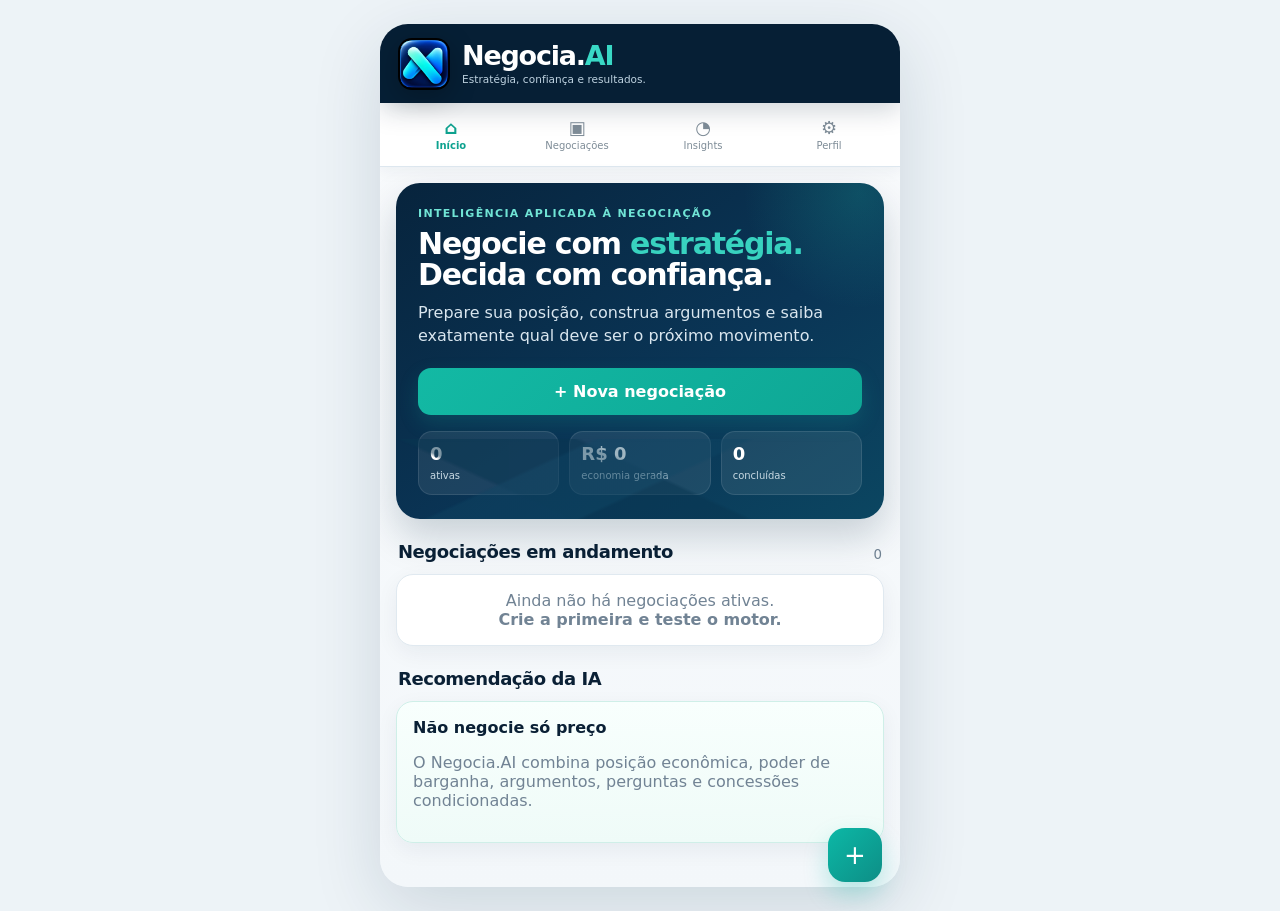
<file: index.html>
<!doctype html>
<html lang="pt-BR">
<head>
<meta charset="utf-8">
<meta name="viewport" content="width=device-width,initial-scale=1,viewport-fit=cover">
<meta name="theme-color" content="#061F35">
<title>Negocia.AI</title>
<link rel="icon" type="image/webp" href="./assets/negocia-icon.webp?v=107">
<link rel="stylesheet" href="./styles-v091.css?v=107">
<link rel="stylesheet" href="./ux-v093.css?v=107">
<link rel="stylesheet" href="./history-detail-v097.css?v=107">
</head>
<body>
<div id="app"></div>
<script src="./brand-v091.js?v=107"></script>
<script src="./app-core-v091.js?v=107"></script>
<script src="./app-strategy-v091.js?v=107"></script>
<script src="./app-engine-v091.js?v=107"></script>
<script src="./app-ui-v091.js?v=107"></script>
<script src="./commercial-structure-v092.js?v=107"></script>
<script src="./ux-tone-v093.js?v=107"></script>
<script src="./robust-v094.js?v=107"></script>
<script src="./robust-v0941.js?v=107"></script>
<script src="./materials-v095.js?v=107"></script>
<script src="./status-history-v096.js?v=107"></script>
<script src="./history-detail-v097.js?v=107"></script>
<script src="./context-engine-v101.js?v=107"></script>
<script src="./closure-guard-v106.js?v=107"></script>
</body>
</html>
</file>
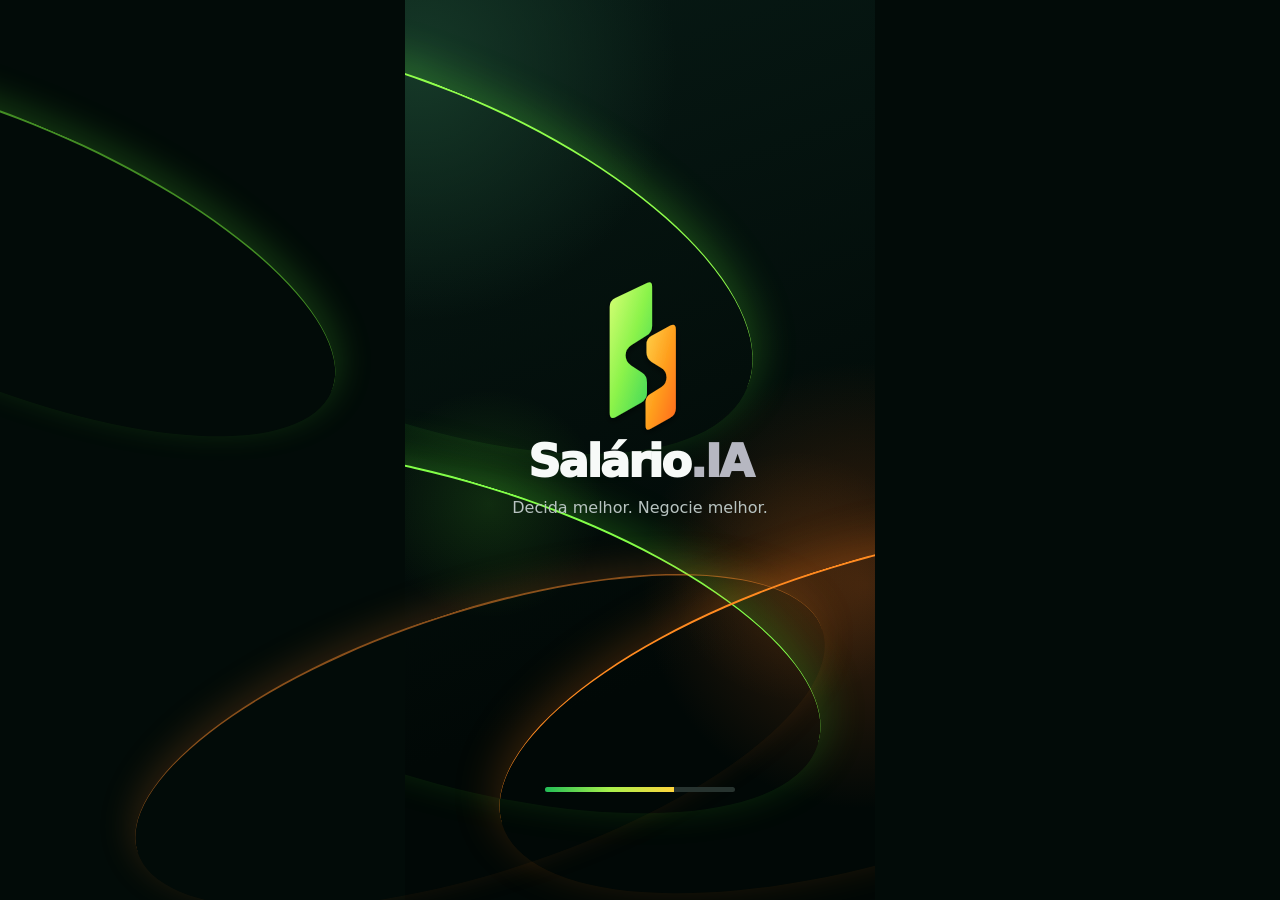
<file: salario-ia/index.html>
<!doctype html><html lang="pt-BR"><head><meta charset="utf-8"><meta name="viewport" content="width=device-width,initial-scale=1,viewport-fit=cover"><meta name="theme-color" content="#03130f"><title>Salário.IA</title><style>
*{box-sizing:border-box}html,body{margin:0;background:#03130f;color:#f7faf8;font-family:Inter,system-ui,-apple-system,"Segoe UI",sans-serif}.screen{display:none;min-height:100vh}.screen.on{display:block}.splash{position:relative;overflow:hidden;background:radial-gradient(circle at 8% 20%,#123d28 0,transparent 32%),radial-gradient(circle at 88% 76%,#4b2810 0,transparent 27%),linear-gradient(160deg,#071d16,#020b08 68%,#07130f);align-items:center;justify-content:center}.splash.on{display:flex}.splash:before,.splash:after{content:"";position:absolute;width:720px;height:260px;border-radius:50%;border-top:2px solid #7cff3d88;box-shadow:0 -10px 35px #66ff3930;transform:rotate(23deg);left:-360px;top:120px}.splash:after{border-color:#ff8b2c88;box-shadow:0 -10px 35px #ff812b2c;left:120px;top:610px;transform:rotate(-18deg)}.home{justify-content:center;background:#03130f}.home.on{display:flex}.hw{position:relative;width:min(100vw,430px);min-height:100vh;padding:24px 16px 28px;overflow:hidden;background:radial-gradient(circle at 8% 7%,#244e2b 0,transparent 25%),radial-gradient(circle at 95% 62%,#4a2810 0,transparent 24%),linear-gradient(155deg,#081d17,#020b08 72%)}.hw:before,.hw:after{content:"";position:absolute;width:620px;height:220px;border-radius:50%;border-top:1px solid #8aff4b5c;transform:rotate(21deg);left:-330px;top:75px}.hw:after{border-color:#ff8a2b55;left:110px;top:580px;transform:rotate(-16deg)}.sinner,.hinner{position:relative;z-index:2;text-align:center}.mark{width:76px;height:96px;margin:0 auto 2px;filter:drop-shadow(0 0 14px #7aff3b24)}.splash .mark{width:116px;height:145px}.sbrand{font-size:42px;font-weight:950;letter-spacing:-2px}.sbrand span,.hbrand span{color:#b6b7c4}.stag{color:#a9b8b3;font-size:14px;margin-top:8px}.load{width:180px;height:4px;border-radius:99px;background:#22302c;margin:92px auto 0;overflow:hidden}.load i{display:block;width:68%;height:100%;background:linear-gradient(90deg,#72ef4c,#e5db46,#ff8a28)}.htop{display:grid;grid-template-columns:1fr 1fr;align-items:start}.hbrand{font-size:24px;font-weight:950;letter-spacing:-1px;text-align:center}.motto{text-align:left;justify-self:end;color:#aeb9b6;font-size:8px;letter-spacing:3px;line-height:1.75;text-transform:uppercase;margin-top:18px}.motto:after{content:"";display:block;width:28px;height:2px;margin-top:7px;background:linear-gradient(90deg,#8cff4d,#ff8a28)}.heroT{font-size:43px;line-height:1.02;font-weight:950;letter-spacing:-2px;margin:28px 0 8px}.heroS{color:#b5c0bd;font-size:15px;line-height:1.45;margin:0 auto 22px;max-width:350px}.choose{display:grid;grid-template-columns:1fr 1fr;gap:10px}.choice{position:relative;text-align:left;min-height:248px;padding:20px 16px 16px;border-radius:22px;background:linear-gradient(145deg,#0a211af5,#04100df7);display:flex;flex-direction:column}.choice.pj{border:1px solid #69df45;box-shadow:inset 0 0 28px #62ff2c12,0 0 18px #4dff2620}.choice.clt{border:1px solid #e87928;box-shadow:inset 0 0 28px #ff842013,0 0 18px #ff7c1e18}.ico{width:46px;height:46px;border-radius:12px;display:grid;place-items:center;font-size:26px;margin-bottom:15px}.pj .ico{color:#8df05b;border:1px solid #72df4d;background:#16341e}.clt .ico{color:#ff923d;border:1px solid #dc722b;background:#302014}.choice h3{font-size:26px;margin:0 0 9px}.choice h3 b{color:#8ff057}.clt h3 b{color:#ff943c}.choice p{font-size:13px;color:#b7c1be;line-height:1.42;margin:0 0 14px}.go{margin-top:auto;border:0;border-radius:14px;padding:13px 8px;font-weight:950;font-size:13px;color:#07100c}.pj .go{background:linear-gradient(90deg,#86ec4d,#b4ff66)}.clt .go{background:linear-gradient(90deg,#ff8a31,#ffb34e)}.probox{position:relative;text-align:left;margin-top:11px;padding:17px 16px;border:1px solid #d6a72e;border-radius:22px;background:radial-gradient(circle at 92% 65%,#ffc43b33,transparent 28%),linear-gradient(145deg,#2b230bf2,#07110df7);box-shadow:0 0 20px #ffc12d16}.protitle{font-size:25px;font-weight:950;margin-left:52px}.protitle b{color:#f5c64b}.lock{position:absolute;left:16px;top:16px;width:42px;height:42px;border:1px solid #9c7927;border-radius:12px;display:grid;place-items:center;color:#ffd04f;background:#392d0f}.probox p{color:#c5cbc8;font-size:13px;line-height:1.45;margin:6px 0 13px 52px}.progo{width:100%;border:0;border-radius:14px;padding:13px;background:linear-gradient(90deg,#ffe269,#d7a934);font-weight:950}.tip{margin-top:11px;border:1px solid #1e3932;border-radius:18px;padding:13px 15px;color:#aeb9b5;font-size:11px;line-height:1.45;background:#0a1b17d9;text-align:center}
.app,.res{max-width:520px;margin:auto;min-height:100vh;padding:18px 16px 36px;background:radial-gradient(circle at 8% 0%,#55ff441c,transparent 28%),radial-gradient(circle at 95% 55%,#ff8b2219,transparent 30%),linear-gradient(#061913,#020b08)}.top{display:flex;align-items:center;gap:12px;margin-bottom:18px}.back{width:42px;height:42px;border-radius:50%;border:1px solid #214036;background:#0a211a;color:#fff;font-size:23px}.brand{font-weight:950;font-size:20px}.eye{text-align:center;text-transform:uppercase;letter-spacing:4px;font-size:10px;color:#9aa9a4}.ttl{text-align:center;font-size:33px;line-height:1.03;margin:8px 0;font-weight:950;letter-spacing:-1px}.sub{text-align:center;color:#acbbb6;line-height:1.4;margin:0 auto 20px}.card{border:1px solid #1d4034;border-radius:22px;padding:18px;background:linear-gradient(145deg,#0a211bfa,#04120efa);box-shadow:0 18px 50px #0007}.grid{display:grid;grid-template-columns:1fr 1fr;gap:11px}.f{margin-bottom:11px}.f.full{grid-column:1/-1}.f label{display:block;color:#9db0aa;font-size:10px;letter-spacing:.8px;text-transform:uppercase;margin-bottom:6px}.f input{width:100%;padding:13px;border-radius:12px;border:1px solid #29483d;background:#061914;color:#fff;font-size:16px}.calc{width:100%;border:0;border-radius:14px;padding:15px;font-size:16px;font-weight:900;color:#07100c}.calc.pj{background:linear-gradient(90deg,#5ce36e,#b7ff5b)}.calc.clt{background:linear-gradient(90deg,#ff7c20,#ffb33f)}.hide{display:none!important}
.res{position:relative;overflow:hidden}.res:before,.res:after{content:"";position:absolute;width:620px;height:170px;border-radius:50%;border-top:1px solid #7eff4b55;transform:rotate(18deg);left:-280px;top:80px}.res:after{border-color:#ff942347;left:80px;top:690px;transform:rotate(-16deg)}.rtop{position:relative;z-index:2;display:grid;grid-template-columns:44px 1fr 44px;align-items:center}.rbrand{text-align:center;font-size:18px;font-weight:950}.rbrand b{color:#8dfb4f}.rbrand i{color:#ff9027;font-style:normal}.rttl{position:relative;z-index:1;text-align:center;font-size:34px;line-height:1.02;margin:25px 0 5px;font-weight:950}.rsub{position:relative;z-index:1;text-align:center;color:#aab9b4;margin:0 auto 20px;max-width:390px}.hero{position:relative;z-index:1;border:1px solid #e2aa29;border-radius:22px;padding:18px;background:radial-gradient(circle at 90% 25%,#ffc4373d,transparent 32%),linear-gradient(135deg,#49370873,#0a1410f5);box-shadow:0 0 28px #ffb82029}.hk{font-size:14px;font-weight:800}.hv{font-size:36px;font-weight:950;letter-spacing:-1.5px;color:#ffd54f;margin:3px 0 7px;text-shadow:0 0 18px #f3b51d55}.hd{font-size:13px;color:#b8c1be;line-height:1.45}.metrics{position:relative;z-index:1;display:grid;grid-template-columns:1fr 1fr;gap:10px;margin-top:10px}.m{min-height:116px;border:1px solid #173c30;border-radius:18px;padding:14px;background:linear-gradient(145deg,#06231bf5,#04110ef5)}.m.or{border-color:#553414;background:linear-gradient(145deg,#2b190af5,#07110ef5)}.mk{font-size:12px;color:#aab7b3}.mv{font-size:20px;font-weight:950;margin:4px 0}.g{color:#7cf36b}.o{color:#ff9a3e}.md{font-size:11px;color:#84938e;line-height:1.35}.score{position:relative;z-index:1;margin-top:10px;border:1px solid #247a39;border-radius:18px;padding:15px;background:radial-gradient(circle at 10% 50%,#52ff472e,transparent 26%),linear-gradient(135deg,#06351d,#082317);display:grid;grid-template-columns:54px 1fr auto;gap:12px;align-items:center}.check{width:48px;height:48px;border-radius:50%;display:grid;place-items:center;border:3px solid #65e95a;box-shadow:0 0 18px #5dff5655;color:#7dff6c;font-size:26px;font-weight:900}.sk{font-size:11px;color:#a9b7b1}.sv{font-size:23px;font-weight:950;color:#7df76c}.sd{font-size:11px;color:#a5b2ad;line-height:1.35;margin-top:3px}.pct{padding:6px 10px;border-radius:999px;border:1px solid #2e9a43;color:#7df76c;background:#0a351b;font-weight:900}.premium{position:relative;z-index:1;width:100%;border:0;border-radius:15px;padding:16px;margin-top:12px;background:linear-gradient(100deg,#ffe36b,#e5ad2e);color:#141006;font-size:15px;font-weight:950;box-shadow:0 5px 24px #f7c63e22}.fine{position:relative;z-index:1;text-align:center;color:#70807a;font-size:10px;line-height:1.4;margin:9px 16px}@media(max-width:420px){.grid{grid-template-columns:1fr}.f.full{grid-column:auto}.hv{font-size:32px}.score{grid-template-columns:48px 1fr}.pct{grid-column:2;justify-self:start}}

.premiumPage{max-width:520px;margin:auto;min-height:100vh;padding:18px 16px 40px;position:relative;overflow:hidden;background:radial-gradient(circle at 0 8%,#6cff3f24,transparent 28%),radial-gradient(circle at 100% 65%,#ff9a2424,transparent 32%),linear-gradient(155deg,#08251a,#020b08 68%)}.premiumPage:before{content:"";position:absolute;width:700px;height:240px;border-radius:50%;border-top:1px solid #9bff595f;box-shadow:0 -14px 45px #68ff3423;left:-380px;top:80px;transform:rotate(20deg)}.phead,.pbody{position:relative;z-index:2}.phead{display:grid;grid-template-columns:44px 1fr 44px;align-items:center}.plogo{text-align:center;font-size:18px;font-weight:950}.plogo .dot{display:inline-block;width:10px;height:18px;border-radius:4px 0 0 4px;background:#74ed4a;margin-right:3px}.plogo .dot.o{border-radius:0 4px 4px 0;background:#ff8c24;margin:0 5px 0 0}.goldEye{text-align:center;text-transform:uppercase;letter-spacing:3px;color:#dcb43e;font-size:10px;margin-top:24px}.ptitle{text-align:center;font-size:35px;line-height:1.02;letter-spacing:-1.5px;margin:8px 0 8px;font-weight:950}.psub{text-align:center;color:#afbbb7;font-size:13px;line-height:1.45;margin:0 auto 18px;max-width:390px}.pCard{border:1px solid #755b1f;border-radius:22px;padding:17px;background:radial-gradient(circle at 90% 0,#ffc33125,transparent 32%),linear-gradient(145deg,#201b0bf5,#06120ef5);box-shadow:0 0 28px #ffc32c13;margin-bottom:11px}.pCard label{display:block;color:#c9d0cd;font-size:11px;margin:0 0 6px}.pInput{width:100%;border:1px solid #5f5129;background:#07150f;color:#fff;border-radius:13px;padding:14px;font-size:18px;font-weight:800;margin-bottom:12px}.pAnalyze{width:100%;border:0;border-radius:14px;padding:15px;background:linear-gradient(90deg,#ffe56d,#d6a72d);font-size:15px;font-weight:950;color:#151006}.pSummary{display:none}.pSummary.on{display:block}.pHero{border:1px solid #d2a22b;border-radius:20px;padding:17px;background:radial-gradient(circle at 92% 30%,#ffc53435,transparent 32%),linear-gradient(135deg,#3a2c09aa,#07120f);margin-bottom:10px}.pHero small{color:#c8c5ad}.pHero strong{display:block;color:#ffdb55;font-size:31px;margin:4px 0}.scenarios{display:grid;grid-template-columns:repeat(3,1fr);gap:8px}.scenario{border:1px solid #31513e;border-radius:16px;padding:12px 8px;background:#071a14;text-align:center}.scenario.target{border-color:#cba12f;background:#251f0d}.scenario small{display:block;color:#96a49f;font-size:9px;text-transform:uppercase;letter-spacing:.6px}.scenario strong{display:block;font-size:17px;margin-top:5px}.scenario.target strong{color:#ffd54f}.decision{margin-top:10px;border:1px solid #28763c;border-radius:18px;padding:14px;background:linear-gradient(135deg,#07351e,#071c14)}.decision b{font-size:20px;color:#7df26d}.decision p{font-size:12px;color:#a9b5b1;line-height:1.4;margin:5px 0 0}.counter{width:100%;border:1px solid #e0ad2c;border-radius:14px;padding:14px;margin-top:10px;background:#0c1812;color:#f5cc55;font-weight:900}.counterText{display:none;margin-top:10px;border:1px solid #385045;border-radius:16px;padding:14px;background:#07150f;color:#d4ddda;font-size:13px;line-height:1.5}.counterText.on{display:block}.res,.app{background:radial-gradient(circle at 5% 4%,#68ff4025,transparent 29%),radial-gradient(circle at 96% 58%,#ff8b2221,transparent 30%),linear-gradient(#072019,#020b08)!important}.hero{box-shadow:0 0 38px #ffb82038!important}.score{box-shadow:0 0 25px #55ff3922}.premium{box-shadow:0 0 28px #f7c63e35!important}

.approvedHome{position:relative;width:min(100vw,430px);height:840px;margin:auto;overflow:hidden;background:radial-gradient(ellipse at 1% 4%,#234b2a 0,transparent 25%),radial-gradient(ellipse at 94% 63%,#3b260c 0,transparent 28%),linear-gradient(155deg,#071b15 0%,#020b08 62%,#061411 100%);box-shadow:0 0 90px #000 inset}.approvedHome:before{content:"";position:absolute;width:610px;height:210px;left:-340px;top:18px;border-radius:50%;border-top:1px solid #9fff4e73;transform:rotate(22deg);box-shadow:0 -13px 38px #71ff3b1c}.approvedHome:after{content:"";position:absolute;width:600px;height:190px;right:-330px;top:98px;border-radius:50%;border-top:1px solid #62e46b3d;transform:rotate(-18deg)}
.homeBrand{position:absolute;z-index:3;top:14px;left:50%;transform:translateX(-50%);width:150px;text-align:center}.homeBrand .approvedMark{width:54px;height:92px;display:block;margin:0 auto}.approvedWord{font-size:27px;line-height:1;font-weight:950;letter-spacing:-1.5px;text-shadow:0 2px 5px #000}.approvedWord span{color:#b7b6c0}.approvedMotto{position:absolute;z-index:3;top:25px;right:18px;color:#c3cccf;font-size:8px;line-height:1.75;letter-spacing:3px;text-align:left}.approvedMotto i{display:block;width:24px;height:2px;margin-top:9px;background:linear-gradient(90deg,#87ff4c 0 55%,#ff8b24 55%)}
.approvedHero{position:absolute;z-index:3;top:163px;width:100%;text-align:center;font-size:44px;line-height:1.02;font-weight:950;letter-spacing:-2px;text-shadow:0 3px 8px #000}.approvedSub{position:absolute;z-index:3;top:253px;width:100%;text-align:center;color:#c1cbd0;font-size:17px;line-height:1.35}
.approvedCards{position:absolute;z-index:3;top:311px;left:9px;right:9px;height:239px;display:grid;grid-template-columns:1fr 1fr;gap:11px}.approvedChoice{position:relative;border-radius:22px;text-align:left;padding:22px 24px 14px;color:#fff;background:#06120f;overflow:hidden;font-family:inherit}.pjCard{border:1px solid #7ff04c;background:radial-gradient(circle at 8% 15%,#5cff3128,transparent 37%),linear-gradient(145deg,#092118,#04100d)}.cltCard{border:1px solid #e47b27;background:radial-gradient(circle at 93% 12%,#ff81251c,transparent 40%),linear-gradient(145deg,#1d1209,#06100d)}
.choiceIcon{width:39px;height:39px;margin-bottom:14px}.pjCard .choiceIcon{color:#91f355;filter:drop-shadow(0 0 8px #79ff4b55)}.cltCard .choiceIcon{color:#ff8d35;filter:drop-shadow(0 0 8px #ff812c44)}.approvedChoice .arr{position:absolute;right:18px;top:29px;font-size:35px;color:#d6dcda;font-weight:300}.approvedChoice h3{font-size:25px;margin:0 0 10px;letter-spacing:-1px}.pjCard h3 b{color:#9af15a}.cltCard h3 b{color:#ff943b}.approvedChoice p{margin:0;color:#d3d9d7;font-size:13.5px;line-height:1.38}.approvedGo{position:absolute;left:13px;right:13px;bottom:14px;height:44px;border-radius:18px;display:flex;align-items:center;justify-content:center;color:#081008;font-size:14px;font-weight:950}.pjCard .approvedGo{background:linear-gradient(90deg,#8bea4d,#b7ff66);box-shadow:0 0 16px #80ff3e25}.cltCard .approvedGo{background:linear-gradient(90deg,#ff8b30,#ffb24d);box-shadow:0 0 16px #ff842b22}.approvedGo b{font-size:22px;margin-left:10px}
.approvedPremium{position:absolute;z-index:3;top:561px;left:9px;right:9px;height:187px;border:1px solid #d5ad36;border-radius:22px;text-align:left;color:#fff;padding:20px 82px 14px;background:radial-gradient(circle at 88% 63%,#ffd44725,transparent 31%),linear-gradient(145deg,#2b250e,#07110e 72%);font-family:inherit;overflow:hidden;box-shadow:0 0 20px #ffc62b18}.approvedPremium h3{font-size:24px;margin:0 0 8px;letter-spacing:-.7px}.approvedPremium h3 b{color:#f3c54c}.approvedPremium p{font-size:13px;line-height:1.42;color:#d5dad8;margin:0}.lockBox{position:absolute;left:18px;top:20px;width:46px;height:46px;border:1px solid #8d6f25;border-radius:13px;background:#30260d;display:grid;place-items:center;color:#ffd759;font-size:23px;box-shadow:0 0 14px #ffd23e18}.parr{position:absolute;right:20px;top:18px;font-size:36px;color:#ddd}.bars{position:absolute;right:28px;bottom:49px;color:#f4d15d99;font-size:29px;letter-spacing:1px;text-shadow:0 0 13px #ffd444}.approvedPremiumGo{position:absolute;left:13px;right:13px;bottom:13px;height:45px;border-radius:18px;background:linear-gradient(90deg,#ffe06a,#d7ad38);display:flex;align-items:center;justify-content:center;color:#0e0c06;font-size:15px;font-weight:950}.approvedPremiumGo b{font-size:22px;margin-left:10px}
.approvedTip{position:absolute;z-index:3;left:12px;right:12px;top:761px;height:65px;border:1px solid #28413a;border-radius:20px;background:#0b1a17e8;display:flex;align-items:center;color:#c6d0cd;font-size:12px;line-height:1.42;padding:0 18px}.approvedTip .bulb{font-size:24px;color:#cbd6d3}.approvedTip i{height:32px;width:1px;background:#385049;margin:0 17px}.splash .approvedMark{width:112px!important;height:156px!important}</style><style id="mockupV2">
.splash{background:#020b08!important}.splashArt{position:relative;width:min(100vw,470px);height:100vh;min-height:760px;margin:auto;overflow:hidden;background:radial-gradient(circle at 3% 7%,#163928 0,transparent 27%),radial-gradient(circle at 98% 65%,#3b210d 0,transparent 30%),linear-gradient(160deg,#071914,#010806 72%)}.splashArt:before{content:"";position:absolute;inset:0;background:radial-gradient(circle at 18% 56%,#69ff3620,transparent 18%),radial-gradient(circle at 83% 64%,#ff851c1e,transparent 18%)}.wave{position:absolute;border-radius:50%;pointer-events:none}.w1{width:760px;height:330px;left:-390px;top:80px;border-top:2px solid #8fff4b;box-shadow:0 -12px 40px #61ff363d;transform:rotate(22deg)}.w2{width:780px;height:300px;left:-350px;top:480px;border-top:2px solid #82ff48;box-shadow:0 -12px 44px #58ff3438;transform:rotate(17deg)}.w3{width:780px;height:300px;left:80px;top:560px;border-top:2px solid #ff8a20;box-shadow:0 -12px 44px #ff7a1836;transform:rotate(-17deg)}.splashCenter{position:absolute;z-index:2;top:31%;left:0;right:0;text-align:center}.splashCenter .approvedMark{width:118px;height:165px}.splashBrand{font-size:45px;font-weight:950;letter-spacing:-2.2px;line-height:1}.splashBrand span{color:#b6b7c1}.splashTag{margin-top:14px;font-size:16px;color:#b8c3c1}.splashLoad{position:absolute;z-index:2;left:50%;bottom:12%;transform:translateX(-50%);width:190px;height:5px;border-radius:10px;background:#27332f;overflow:hidden}.splashLoad i{display:block;width:68%;height:100%;background:linear-gradient(90deg,#22bd56,#a8f14c,#ffd53d)}
.mockResult,.mockPremium{position:relative;width:min(100vw,470px);min-height:100vh;margin:auto;overflow:hidden;background:radial-gradient(circle at 5% 3%,#173a29 0,transparent 25%),radial-gradient(circle at 96% 70%,#2e1c0c 0,transparent 28%),linear-gradient(160deg,#061813,#010806 72%);padding:24px 18px 30px}.mockResult:before,.mockPremium:before{content:"";position:absolute;width:680px;height:230px;left:-330px;top:55px;border-radius:50%;border-top:1px solid #83ff4b75;transform:rotate(20deg);box-shadow:0 -8px 30px #70ff3d1b}.mockBack{position:relative;z-index:3;width:46px;height:46px;border-radius:50%;border:1px solid #29453c;background:#10231eaa;color:#fff;font-size:25px}.resultTop{position:relative;z-index:2;display:grid;grid-template-columns:50px 1fr 50px;align-items:center}.resultLogo,.premiumLogo{display:flex;align-items:center;justify-content:center;gap:7px}.resultLogo .approvedMark{width:31px;height:45px}.resultLogo b,.premiumLogo b{font-size:19px}.resultLogo span,.premiumLogo span{color:#b7b7c0}.resultEye{position:relative;z-index:2;text-align:center;margin-top:18px;color:#c5d0cf;font-size:10px;letter-spacing:4px}.resultEye:after{content:"";display:block;width:26px;height:2px;margin:8px auto 0;background:linear-gradient(90deg,#75f04d 0 50%,#ff8525 50%)}.mockResult>h1{position:relative;z-index:2;text-align:center;font-size:37px;line-height:1.02;letter-spacing:-1.5px;margin:14px 0 8px}.resultSub{position:relative;z-index:2;text-align:center;color:#b6c1c5;font-size:16px;line-height:1.35;margin:0 auto 18px;max-width:390px}
.equivCard{position:relative;z-index:2;min-height:190px;border:1.5px solid #f0be31;border-radius:22px;padding:20px 68px 18px 76px;background:radial-gradient(circle at 88% 25%,#ffc93e45,transparent 28%),linear-gradient(135deg,#332709b5,#07100df5);box-shadow:inset 0 0 34px #ffbf2720,0 0 25px #ffc02b1d}.walletIcon{position:absolute;left:18px;top:21px;width:56px;height:56px;border:1px solid #80631d;border-radius:50%;display:grid;place-items:center;background:#29220d;color:#ffd94c;font-size:26px}.equivLabel{font-size:15px;font-weight:800}.equivValue{color:#ffd75a;font-size:36px;font-weight:950;letter-spacing:-1.7px;margin:5px 0 9px;text-shadow:0 0 16px #ffc52b55}.equivDesc{color:#bdc5c4;font-size:13px;line-height:1.45}.goldBars,.insightBars{position:absolute;right:18px;bottom:28px;display:flex;align-items:flex-end;gap:5px}.goldBars i,.insightBars i{display:block;width:10px;border-radius:4px 4px 0 0;background:linear-gradient(#ffe96e,#665321);box-shadow:0 0 12px #ffd73d55}.goldBars i:nth-child(1),.insightBars i:nth-child(1){height:22px}.goldBars i:nth-child(2),.insightBars i:nth-child(2){height:35px}.goldBars i:nth-child(3),.insightBars i:nth-child(3){height:49px}.goldBars i:nth-child(4),.insightBars i:nth-child(4){height:63px}.goldBars i:nth-child(5),.insightBars i:nth-child(5){height:79px}
.metricGrid{position:relative;z-index:2;display:grid;grid-template-columns:1fr 1fr;gap:9px;margin-top:10px}.metricCard{position:relative;min-height:128px;border-radius:18px;padding:17px 13px 12px 70px;background:#071511e8;border:1px solid #29423a}.metricIcon{position:absolute;left:13px;top:16px;width:47px;height:47px;border-radius:14px;display:grid;place-items:center;font-size:22px}.metricCard .mk{font-size:13px;color:#eef3f1}.metricCard .mv{font-size:20px;font-weight:950;margin-top:5px}.metricCard .md{position:absolute;left:13px;right:10px;bottom:13px;font-size:11px;color:#aeb9b6;line-height:1.35}.greenM{border-color:#17633c}.greenM .metricIcon{color:#75f266;border:1px solid #237845;background:#0a321d}.greenM .mv{color:#7cf36b}.orangeM{border-color:#653713}.orangeM .metricIcon{color:#ff9a38;border:1px solid #8a4916;background:#301b0c}.orangeM .mv{color:#ff9637}.slateM .metricIcon{color:#cbd0e4;border:1px solid #4d5367;background:#1b202c}.goldM .metricIcon{color:#eee5c5;border:1px solid #6b6042;background:#29251b}
.cltBreakdown{position:relative;z-index:2;margin-top:12px;border:1px solid #315342;border-radius:20px;background:linear-gradient(160deg,#10241b,#07120f);padding:19px 16px 16px}.cltBreakdownHead{display:flex;align-items:center;justify-content:space-between;gap:12px;margin-bottom:15px}.cltBreakdownEyebrow{font-size:10px;letter-spacing:1.4px;color:#80db91;font-weight:800}.cltBreakdown h2{font-size:20px;line-height:1.15;letter-spacing:-.5px;margin:5px 0 0;color:#f2f8f3}.cltBreakdownTag{border:1px solid #376d4b;border-radius:30px;padding:6px 10px;color:#a4e8b0;font-size:11px}.cltBreakdownRows{display:grid;gap:0}.cltBreakdownRow{display:flex;align-items:baseline;justify-content:space-between;gap:12px;padding:11px 0;border-bottom:1px solid #2b4136;font-size:12px;color:#b9c9c0}.cltBreakdownRow span{flex:1;line-height:1.35}.cltBreakdownRow strong{white-space:nowrap;font-size:14px;color:#edf7ef}.cltBreakdownTotal{border:0;padding:15px 0 8px;color:#c5f6d2;font-weight:800}.cltBreakdownTotal strong{font-size:19px;color:#77ed86}.cltFgts{border:1px solid #795122;background:#2b1d0c85;border-radius:13px;padding:13px;margin-top:12px}.cltFgts>div{display:flex;justify-content:space-between;align-items:baseline;gap:10px;font-size:12px;color:#ffd0a1}.cltFgts strong{font-size:16px;color:#ffa349;white-space:nowrap}.cltFgts p,.cltBreakdownNote{font-size:11px;line-height:1.5;color:#b8c4bc;margin:8px 0 0}.cltBreakdownNote{margin-top:13px}.proposalScore{position:relative;z-index:2;margin-top:10px;min-height:126px;border:1px solid #24783b;border-radius:20px;background:radial-gradient(circle at 10% 50%,#53ff4930,transparent 24%),linear-gradient(135deg,#07331e,#061b13);display:grid;grid-template-columns:72px 1fr auto;align-items:center;gap:10px;padding:14px 15px}.scoreRing{width:66px;height:66px;border-radius:50%;display:grid;place-items:center;border:6px solid #52b83f;box-shadow:inset 0 0 0 5px #173f20,0 0 18px #68ff4c45;background:#164a24}.scoreRing span{font-size:35px;color:#8cff6d;font-weight:950}.proposalScore .sv{font-size:25px;color:#7cf26b;font-weight:950}.proposalScore .sd{font-size:12px;color:#b9c3bf;margin-top:5px}.proposalScore .pct{align-self:start;margin-top:12px}.premiumCta{position:relative;z-index:2;width:100%;height:60px;margin-top:12px;border:0;border-radius:22px;background:linear-gradient(100deg,#ffe477,#d9aa37);color:#171106;font-size:16px}.premiumCta b{margin:0 14px}.resultFine{position:relative;z-index:2;text-align:center;color:#a2afab;font-size:10.5px;line-height:1.35;margin-top:10px}
.mockPremium{padding-top:25px}.premiumTop{position:relative;z-index:2;display:grid;grid-template-columns:48px 1fr 95px;align-items:start}.premiumLogo{flex-direction:column;gap:0}.premiumLogo .approvedMark{width:48px;height:66px}.premiumLogo b{font-size:18px;margin-top:-4px}.premiumMotto{font-size:7.5px;letter-spacing:3px;line-height:1.75;color:#c1ccca;padding-top:8px}.premiumMotto i{display:block;width:27px;height:2px;background:linear-gradient(90deg,#8fff4c 0 55%,#ff8a24 55%);margin-top:8px}.premiumTitleRow{position:relative;z-index:2;display:grid;grid-template-columns:70px 1fr;gap:13px;align-items:center;margin:12px 5px 18px}.premiumLock{width:60px;height:60px;border-radius:16px;border:1px solid #d2a62e;background:#28220e;display:grid;place-items:center;color:#ffda54;font-size:28px}.premiumTitleRow h1{font-size:36px;letter-spacing:-1.7px;margin:0 0 5px}.premiumTitleRow h1 span{color:#f2c14a}.premiumTitleRow p{color:#c0c9c7;font-size:14px;line-height:1.35;margin:0}
.analysisBox,.counterBox{position:relative;z-index:2;border:1px solid #d2a52d;border-radius:22px;background:radial-gradient(circle at 90% 15%,#ffcb3524,transparent 28%),linear-gradient(145deg,#241e0ce8,#07120ff5);padding:17px 14px;box-shadow:0 0 25px #ffbe2513}.analysisHead{display:flex;justify-content:space-between;gap:8px;align-items:flex-start}.analysisHead h2,.counterBox h2{font-size:24px;margin:0 0 3px}.analysisHead p,.counterBox p{color:#bdc5c3;font-size:12px;line-height:1.35;margin:0}.analyzedBadge{border:1px solid #75591c;border-radius:15px;background:#30250d;color:#f0c54a;padding:9px 11px;font-size:10px;white-space:nowrap}.premiumScenarios{display:grid;grid-template-columns:repeat(3,1fr);gap:8px;margin-top:14px}.premiumScenario{min-height:155px;border-radius:17px;padding:13px 10px;background:#091611;border:1px solid #31633c}.premiumScenario.ideal{border-color:#e0b534;background:radial-gradient(circle at 50% 10%,#ffcc3620,transparent 45%),#16160d;box-shadow:0 0 18px #ffd0351c}.premiumScenario.agg{border-color:#8a4519;background:#1c120b}.scenarioName{font-size:11px;color:#e8ecea}.premiumScenario.min .scenarioName,.premiumScenario.min strong{color:#78ed62}.premiumScenario.ideal .scenarioName,.premiumScenario.ideal strong{color:#f1c84e}.premiumScenario.agg .scenarioName,.premiumScenario.agg strong{color:#ff8b2d}.premiumScenario strong{display:block;font-size:24px;margin:12px 0 8px;letter-spacing:-1px}.premiumScenario p{font-size:11px;line-height:1.35;color:#b8c1bf;margin:0}.premiumInsight{position:relative;min-height:130px;border:1px solid #a98524;border-radius:18px;margin-top:13px;padding:17px 85px 15px 73px;background:radial-gradient(circle at 85% 40%,#ffd43c2d,transparent 28%),#10150f}.bulbIcon{position:absolute;left:14px;top:17px;width:49px;height:49px;border:1px solid #8d7024;border-radius:13px;display:grid;place-items:center;color:#ffda50;font-size:26px}.premiumInsight h3{font-size:19px;line-height:1.2;margin:0 0 7px}.premiumInsight h3 span{color:#7cf169}.premiumInsight p{font-size:11.5px;line-height:1.4;color:#bec6c4;margin:0}.insightBars{right:15px;bottom:18px}.insightBars i{width:9px}
.counterBox{margin-top:11px}.counterHead{display:grid;grid-template-columns:54px 1fr 18px;gap:10px;align-items:center}.docIcon{width:50px;height:50px;border-radius:14px;border:1px solid #a65716;background:#28170b;color:#ff8c2e;display:grid;place-items:center;font-size:25px}.counterHead>span{font-size:30px}.quoteBox{display:grid;grid-template-columns:20px 1fr 20px;gap:4px;margin-top:12px;border:1px solid #47534f;border-radius:17px;background:#07120f;padding:13px}.quoteBox b{font-size:28px;color:#f3c64b}.quoteBox p{font-size:12px;line-height:1.42;color:#d0d6d4}.copyCounter{width:100%;height:48px;border:0;border-radius:17px;margin-top:11px;background:linear-gradient(100deg,#ffe473,#d9aa38);font-size:15px;font-weight:950}.premiumFoot{position:relative;z-index:2;margin-top:11px;border:1px solid #263c36;border-radius:17px;background:#0a1714;padding:13px;color:#aeb9b6;text-align:center;font-size:10.5px;line-height:1.4}.premiumFoot i{display:inline-block;height:25px;width:1px;background:#41504c;vertical-align:middle;margin:0 10px}
@media(max-width:390px){.mockResult,.mockPremium{padding-left:12px;padding-right:12px}.equivValue{font-size:31px}.premiumScenario strong{font-size:20px}.premiumTitleRow h1{font-size:31px}}
</style><style id="polishV3">
/* shared vector icon language */
.uiLogo{display:block;filter:drop-shadow(0 4px 5px #0008)}
.walletIcon svg,.metricIcon svg,.premiumLock svg,.scenarioName svg,.bulbIcon svg,.docIcon svg,.copyCounter svg,.lockBox svg{fill:none;stroke:currentColor;stroke-width:2;stroke-linecap:round;stroke-linejoin:round}
.walletIcon svg{width:31px;height:31px}.metricIcon svg{width:26px;height:26px}.premiumLock svg,.bulbIcon svg,.docIcon svg{width:29px;height:29px}.scenarioName svg{width:18px;height:18px;flex:0 0 18px}.copyCounter svg{width:20px;height:20px;vertical-align:middle}.lockBox svg{width:25px;height:25px}

/* home: never let action buttons cover copy */
.approvedHome{height:900px!important;min-height:900px!important}
.approvedCards{height:258px!important}
.approvedChoice{padding-bottom:68px!important}
.approvedChoice p{position:relative;z-index:2;max-width:145px;line-height:1.34!important}
.approvedGo{bottom:13px!important;z-index:4}
.approvedPremium{top:580px!important;height:195px!important;padding-bottom:67px!important}
.approvedPremium p{position:relative;z-index:3;margin-top:7px!important;max-width:265px}
.approvedPremiumGo{z-index:5;bottom:13px!important}
.approvedPremium .bars{right:25px!important;top:91px!important;bottom:auto!important;z-index:1;opacity:.55}
.approvedTip{top:790px!important}
.lockBox{z-index:4}

/* real logo above the wordmark on Result and Premium */
.resultLogo{flex-direction:column!important;gap:0!important}
.resultLogo .uiLogo{width:32px;height:42px;margin-bottom:-2px}
.resultLogo b{font-size:17px!important;line-height:1}
.premiumLogo .uiLogo{width:46px;height:61px;margin-bottom:-3px}
.premiumLogo b{line-height:1}

/* result responsive containment */
.mockResult,.mockPremium{width:100%!important;max-width:470px!important;box-sizing:border-box!important}
.metricGrid{grid-template-columns:minmax(0,1fr) minmax(0,1fr)!important;width:100%;overflow:hidden}
.metricCard{min-width:0!important;max-width:100%!important;overflow:hidden;padding-right:9px!important}
.metricCard>div:nth-child(2){min-width:0}
.metricCard .mk,.metricCard .mv,.metricCard .md{max-width:100%;overflow-wrap:anywhere}
.metricCard .mv{font-size:clamp(16px,4.5vw,20px)!important;letter-spacing:-.5px;white-space:normal}
.equivCard{width:100%;max-width:100%;overflow:hidden}
.equivContent{min-width:0}.equivValue{font-size:clamp(29px,8vw,36px)!important;white-space:nowrap}
.proposalScore{grid-template-columns:72px minmax(0,1fr) auto!important;max-width:100%;overflow:hidden}
.scoreText{min-width:0}.proposalScore .sv{font-size:clamp(19px,5.6vw,25px)!important;line-height:1.05}

/* premium icons and responsive cards */
.premiumScenarios{grid-template-columns:repeat(3,minmax(0,1fr))!important}
.premiumScenario{min-width:0!important;overflow:hidden}
.scenarioName{display:flex;align-items:center;gap:5px;min-height:22px}
.premiumScenario strong{font-size:clamp(18px,5vw,24px)!important;white-space:nowrap}
.analysisHead>*{min-width:0}
.premiumInsight{overflow:hidden}
.copyCounter{display:flex;align-items:center;justify-content:center;gap:6px}
@media(max-width:430px){
 .mockResult,.mockPremium{padding-left:14px!important;padding-right:14px!important}
 .metricCard{padding-left:62px!important}
 .metricIcon{left:11px!important}
 .premiumScenario{padding-left:8px!important;padding-right:8px!important}
 .scenarioName{font-size:10px!important}
 .premiumScenario p{font-size:10px!important}
}
</style><style id="logoSpacingFinal">
.premiumLogo{display:flex!important;flex-direction:column!important;align-items:center!important;justify-content:flex-start!important;gap:5px!important}
.premiumLogo .uiLogo{width:42px!important;height:55px!important;margin:0!important;flex:0 0 55px!important}
.premiumLogo b{display:block!important;margin:0!important;line-height:1.05!important;font-size:18px!important;white-space:nowrap!important}

/* Ajustes responsivos de produção: tablets e valores monetários */
@media(min-width:700px){
  .hw,.app,.res,.premiumPage,.mockResult,.mockPremium{width:min(94vw,860px)!important;max-width:860px!important}
  .hw,.app,.res,.premiumPage,.mockResult,.mockPremium{padding-left:clamp(24px,4vw,48px);padding-right:clamp(24px,4vw,48px)}
  .metricGrid{grid-template-columns:repeat(2,minmax(0,1fr))}
  .metricCard{min-height:132px;padding-left:76px}
  .metricCard .mv{font-size:clamp(19px,2.6vw,27px)}
  .scenarios{gap:14px}
}
.metricGrid,.metricCard,.metricCard .mv{min-width:0}
.metricCard .mv{white-space:nowrap!important;overflow-wrap:normal!important;word-break:normal!important;font-size:clamp(15px,4vw,21px)!important;letter-spacing:-.45px}
.metricCard .md{position:static!important;margin-top:9px}
.metricCard{display:flex;flex-direction:column;justify-content:flex-start;min-height:145px}
@media(max-width:420px){.metricCard{padding-left:12px!important;padding-top:65px!important}.metricIcon{left:12px;top:12px}.metricCard .mv{font-size:clamp(13px,4.1vw,18px)!important}}
@media(min-width:700px){.metricCard .mv{font-size:clamp(19px,2.6vw,27px)!important}}
</style><style id="privacyBeta09">
.f input::placeholder{color:#70817b;opacity:1}
.privacyNotice{display:flex;gap:11px;align-items:flex-start;margin:0 0 14px;padding:12px 13px;border:1px solid #275444;border-radius:14px;background:#071b15;color:#dce9e4}
.privacyNotice b{display:block;font-size:12px;color:#8cff4d;margin-bottom:3px}.privacyNotice small{display:block;font-size:10px;line-height:1.45;color:#9fb1aa}.privacyShield{display:grid;place-items:center;width:25px;height:25px;flex:0 0 25px;border-radius:50%;border:1px solid #56d76f;color:#79f47f;font-weight:900}
.legalLinks{display:flex;justify-content:center;gap:9px;align-items:center;margin:16px auto 7px;font-size:11px;color:#6f817a}.legalLinks a{color:#a9bbb4;text-decoration:none;border-bottom:1px solid #3b5149}.calcDisclaimer{max-width:360px;margin:0 auto 18px;padding:0 12px;text-align:center;font-size:9px;line-height:1.45;color:#71847d}
</style><style id="modelEngine2026">
.modelNote{font-size:10px;color:#92a69e;line-height:1.5;padding:9px 3px 12px}
.marketPanel{border:1px solid #325743;border-radius:18px;padding:16px;margin:14px 0;background:#061a14}
.marketPanel h3{font-size:16px;margin:0 0 5px}.marketPanel h3 small{font-size:10px;font-weight:400;color:#a4b5ae}.marketPanel p{font-size:11px;line-height:1.5;color:#b1bdb7;margin:5px 0 10px}
.marketFields{display:grid;grid-template-columns:repeat(2,minmax(0,1fr));gap:10px}
.marketFields label{font-size:10px;color:#d9e8df;min-width:0}.marketFields input{display:block;width:100%;margin-top:5px;border:1px solid #355448;border-radius:10px;padding:10px 8px;background:#0a261b;color:#fff;font-size:13px}
.marketPanel .marketSource{margin-top:11px;font-size:10px}.marketSource a{color:#9aff53}
.copyCounter:disabled{opacity:.4;cursor:not-allowed}.marketLookup{display:grid;grid-template-columns:repeat(2,minmax(0,1fr));gap:9px;margin:12px 0}.marketLookup label{font-size:10px;color:#d9e8df}.marketLookup select{display:block;width:100%;min-width:0;margin-top:5px;padding:10px 6px;border:1px solid #355448;border-radius:10px;background:#0a261b;color:#fff;font-size:11px}.marketLookupButton{width:100%;border:1px solid #74b44c;border-radius:12px;padding:10px;background:#17432a;color:#dcffd4;font-size:12px;font-weight:700;cursor:pointer}.marketLookupButton:disabled{background:#172b22;color:#8fb2a1;border-color:#345446;cursor:not-allowed}.marketPanel #marketStatus{color:#bfe6c5;font-size:11px;margin:9px 0}.marketPanel .marketBasis{color:#9bb2a8;font-size:10px}
.marketAverageBox{display:flex;flex-direction:column;gap:4px;margin:10px 0 12px;padding:13px;border:1px solid #426b4b;border-radius:12px;background:#10271b}
.marketAverageBox[hidden]{display:none}
.marketAverageBox span{font-size:11px;color:#b3d7b9}
.marketAverageBox strong{font-size:25px;line-height:1.2;color:#9df765}
.marketAverageBox small{font-size:10px;line-height:1.4;color:#a6c4b1}
.marketAverageBox a{font-size:11px;color:#a5ff6b;text-decoration:underline;margin-top:3px}
.occupationField{position:relative;min-width:0}
.occupationField label{display:block}
.occupationField input[type="search"]{display:block;width:100%;min-width:0;margin-top:5px;padding:10px 8px;border:1px solid #355448;border-radius:10px;background:#0a261b;color:#fff;font-size:12px;outline:none}
.occupationField input[type="search"]:focus{border-color:#86dd60}
.occupationField small{display:block;color:#98b5a6;font-size:10px;line-height:1.4;margin-top:6px}
.occupationMatches{position:absolute;z-index:80;left:0;right:0;top:56px;max-height:220px;overflow-y:auto;background:#102a20;border:1px solid #63a279;border-radius:10px;box-shadow:0 12px 25px #0009}
.occupationMatches[hidden]{display:none}
.occupationMatches button{display:block;text-align:left;width:100%;padding:10px 9px;background:transparent;border:0;border-bottom:1px solid #284337;color:#f3fff6;font-size:11px;line-height:1.35;cursor:pointer}
.occupationMatches button:hover,.occupationMatches button:focus{background:#26543b}
.occupationMatches button small{display:inline;margin-left:5px;color:#9bc4ab}
.marketLookup{grid-template-columns:minmax(0,1.2fr) minmax(0,.8fr)}
@media(max-width:350px){.marketLookup{grid-template-columns:1fr}}
</style><style id="neutralVerdict">.proposalScore{background:linear-gradient(145deg,#0b241d,#061c16)!important;border-color:#315f4a!important}.proposalScore .sv{color:#c4e2d3!important}.scoreRing{border-color:#4b8469!important;box-shadow:none!important}.scoreRing span{color:#a7e4bd!important}.proposalScore .pct{color:#bed8cc!important;border-color:#507766!important}</style><style id="premiumAssumptions2026">
.premiumAssumptions{display:grid;grid-template-columns:repeat(3,minmax(0,1fr));gap:8px;margin:13px 0}
.premiumAssumptions div{border:1px solid #355a43;border-radius:12px;background:#0b281b;padding:12px 6px;text-align:center}
.premiumAssumptions b{display:block;color:#a8f777;font-size:19px}
.premiumAssumptions span{display:block;color:#b9d4c2;font-size:10px;margin-top:4px}
.marketPanel .premiumAssumptionNote{border-top:1px solid #315343;margin-top:12px;padding-top:12px;font-size:10px;color:#a5baaf}
</style><style id="taxHelpStyles">
.taxHelp{display:inline-flex;align-items:center;justify-content:center;margin-left:5px;width:20px;height:20px;border-radius:50%;border:1px solid #81d99d;background:#0c3223;color:#c7f8ce;font-weight:800;font-size:12px;cursor:pointer;vertical-align:middle}
.taxHelp:focus-visible,.taxClose:focus-visible{outline:2px solid #ffb632;outline-offset:3px}
.taxAuto{min-height:42px;border:1px solid #235e48;border-radius:10px;background:#082b20;color:#c5efd1;display:flex;align-items:center;padding:9px 12px;font-size:12px;line-height:1.4}
.taxAutoSub{margin-top:7px;min-height:32px;padding:7px 10px}
.formSectionTitle{grid-column:1/-1;border-bottom:1px solid #285c44;padding:8px 0 10px;margin-top:6px;color:#a5f58c;font-size:12px;font-weight:900;letter-spacing:.8px}.formSectionTitle small{display:block;color:#b8cfc1;font-size:11px;letter-spacing:0;font-weight:500;margin-top:5px;line-height:1.45}.fieldHint{display:block;font-size:11px;line-height:1.4;color:#b8cfc1;margin-top:5px}.dasAssistLink{display:block;border:0;background:transparent;color:#a5f58c;text-decoration:underline;font-size:11px;text-align:left;padding:7px 0;cursor:pointer}.dasAssistForm{margin:15px 0;padding:14px;border:1px solid #386d4e;border-radius:12px;background:#071f16}.dasAssistForm label{display:block;font-size:12px;color:#c9ead3;margin:9px 0 5px}.dasAssistForm input,.dasAssistForm select{width:100%;border:1px solid #41654f;border-radius:8px;padding:10px;background:#04130d;color:#fff;font-size:15px}.dasAssistForm button{width:100%;margin-top:12px;border:0;border-radius:9px;padding:11px;background:#a5f58c;color:#07180e;font-weight:800}.dasAssistResult{font-size:12px;line-height:1.5;color:#e8f7ec;margin-top:9px}.taxOverlay{position:fixed;z-index:99999;inset:0;background:rgba(0,0,0,.77);display:none;align-items:center;justify-content:center;padding:16px}
.taxOverlay.open{display:flex}
.taxDialog{width:min(520px,100%);max-height:88vh;overflow-y:auto;border:1px solid #4d9c6d;border-radius:19px;background:linear-gradient(155deg,#0d3324,#03160f);box-shadow:0 16px 65px #0009;padding:22px;color:#e8f7ec}
.taxDialog h2{font-size:20px;margin:0 30px 13px 0;color:#f9c94e}
.taxDialog h3{font-size:14px;margin:17px 0 6px;color:#a7f581}
.taxDialog p,.taxDialog li{font-size:13px;line-height:1.6;color:#d2e6d9}
.taxDialog ul{padding-left:19px}
.taxDialog a{color:#b5ff89;text-decoration:underline}
.taxClose{float:right;min-width:34px;min-height:34px;border-radius:50%;border:1px solid #638b75;background:#103d2a;color:white;font-size:19px;cursor:pointer}
</style>
<style id="tabletLayoutV102">
/* Tablet-only presentation. Keep phone layout and all calculation scripts untouched. */
@media (min-width:700px) {
 .home.on{align-items:flex-start;justify-content:center;min-height:100vh;padding:24px 0 48px}
 .approvedHome{width:min(94vw,860px)!important;max-width:860px!important;height:900px!important;min-height:900px!important;border-radius:26px;border:1px solid #234436;box-shadow:0 18px 65px #0009,0 0 90px #000 inset}
 .homeBrand{top:20px}
 .approvedHero{top:166px;font-size:clamp(44px,5vw,55px)}
 .approvedSub{top:256px;font-size:18px}
 .approvedCards{top:322px;left:clamp(26px,5%,56px);right:clamp(26px,5%,56px);height:258px!important;gap:20px}
 .approvedChoice{padding:23px 28px 70px!important}
 .approvedChoice p{max-width:310px!important;font-size:15px!important;line-height:1.5!important}
 .approvedGo{left:20px;right:20px}
 .approvedPremium{top:598px!important;left:clamp(26px,5%,56px);right:clamp(26px,5%,56px);height:182px!important;padding:21px 82px 62px!important}
 .approvedPremium p{max-width:590px!important;font-size:15px!important;line-height:1.5!important}
 .approvedPremium .bars{top:78px!important}
 .approvedTip{top:798px!important;left:clamp(26px,5%,56px);right:clamp(26px,5%,56px);height:68px;font-size:14px}
 .app,.res,.premiumPage,.mockResult,.mockPremium{max-width:860px!important}
 .privacyNotice small,.metricCard .md,.premiumFoot,.fine{font-size:clamp(12px,1.5vw,14px)!important;line-height:1.5!important}
 .f label{font-size:12px}
 .mockResult .metricCard .mk,.mockPremium .premiumScenario p{font-size:13px!important;line-height:1.45!important}
}
@media (min-width:700px) and (max-height:760px){.home.on{padding-top:12px}}
</style>
<style id="pjReserveV1">
.f select{width:100%;padding:13px;border-radius:12px;border:1px solid #29483d;background:#061914;color:#fff;font-size:16px}
.pjMonthlyPanel{position:relative;z-index:2;margin-top:12px;border:1px solid #32654b;border-radius:20px;padding:17px 14px;background:linear-gradient(145deg,#0d2b1d,#071511)}
.pjMonthlyPanel h2{font-size:18px;margin:0 0 5px;color:#f1faf2}
.pjMonthlyIntro{font-size:12px;line-height:1.5;color:#c4d6ca;margin:0 0 13px}
.pjMonthlyGrid{display:grid;grid-template-columns:minmax(0,1fr) minmax(0,1fr);gap:10px}
.pjMonthlyItem{min-width:0;border:1px solid #315040;border-radius:14px;padding:13px 10px;background:#071b12}
.pjMonthlyItem.average{border-color:#62b978;background:#10351e}
.pjMonthlyLabel{display:block;font-size:12px;line-height:1.35;color:#d0e4d4;font-weight:650;min-height:33px}
.pjMonthlyValue{display:block;font-size:clamp(16px,4.4vw,23px);letter-spacing:-.6px;font-weight:900;color:#f4faf4;margin-top:7px;overflow-wrap:anywhere}
.pjMonthlyItem.average .pjMonthlyValue{color:#a4f59c}
.pjMonthlyDetail{display:block;color:#b5cbbd;font-size:11px;line-height:1.45;margin-top:7px}
.pjMonthlyNote{font-size:12px;line-height:1.5;color:#c4d6ca;margin:12px 0 0}
.reservePanel{margin-top:12px;border:1px solid #315342;border-radius:20px;background:linear-gradient(160deg,#10241b,#07120f);padding:17px 16px}
.reservePanel h2{font-size:18px;margin:0 0 7px;color:#f2f8f3}
.reservePanel .reserveSub{font-size:12px;line-height:1.5;color:#b8c4bc;margin:0 0 10px}
.reserveRow{display:flex;align-items:baseline;justify-content:space-between;gap:12px;padding:10px 0;border-bottom:1px solid #2b4136;color:#c0d1c5;font-size:12px}
.reserveRow strong{color:#f0f8f0;font-size:15px;white-space:nowrap}
.reserveRow:last-of-type{border:0}.reserveRow.reserveBalance strong{color:#8aeea0}
.reserveNote{font-size:11px;line-height:1.5;color:#b8c4bc;margin:8px 0 0}
</style><style id="legibilityV105">
/* Acessibilidade visual: textos auxiliares e explicacoes sem alterar os calculos */
.f label{font-size:12px;letter-spacing:.55px;color:#d2e3d9;line-height:1.4;margin-bottom:8px}
.formSectionTitle{font-size:13px;letter-spacing:.6px;line-height:1.4}
.formSectionTitle small{font-size:12.5px;color:#d1e2d6;line-height:1.5}
.fieldHint{font-size:12.5px;line-height:1.55;color:#cfddd2}
.dasAssistLink{font-size:13px;line-height:1.5;color:#b3f9a6;min-height:36px}
.taxAuto{font-size:13px;line-height:1.5;color:#d7f3df}
.modelNote{font-size:12px;line-height:1.6;color:#c3d5c8}
.metricCard{min-height:157px}
.metricCard .md{font-size:12.5px;line-height:1.45;color:#c9d8ce}
.cltBreakdownRow{font-size:13px;color:#d3e1d6;line-height:1.5}
.cltBreakdownNote{font-size:12.5px;line-height:1.55;color:#c9d9cf}
.reserveRow{font-size:13px;line-height:1.45;color:#d0e1d4}
.reserveNote,.reservePanel .reserveSub{font-size:12.5px;line-height:1.55;color:#cbdcd0}
.pjMonthlyDetail{font-size:12px;line-height:1.5;color:#c7dbcb}
.pjMonthlyNote{font-size:12.5px;line-height:1.55}
.sd{font-size:12px;line-height:1.5;color:#c7d7cc}
.resultFine{font-size:12px;line-height:1.5;color:#c4d4c9}
.calcDisclaimer{font-size:11px;line-height:1.55;color:#b4c9bb}
.premiumAssumptionNote{font-size:12px;line-height:1.5;color:#cadbd0}
.marketPanel p{font-size:12px;line-height:1.55;color:#c8d8cd}
.premiumScenario p{font-size:12px;line-height:1.45;color:#cbd6ce}
</style><style id="premiumBillingBetaStyles">
.billingQuota{display:none;margin:12px 0;border:1px solid #3d6749;background:#092619;border-radius:12px;padding:11px 13px;color:#d9eedc;font-size:13px;line-height:1.5}.billingQuota.active{display:block}.billingQuota strong{color:#b2fb89}
.billingPaywall{position:fixed;z-index:999999;inset:0;background:rgba(0,0,0,.83);display:none;align-items:center;justify-content:center;padding:16px}.billingPaywall.open{display:flex}
.billingPaywallCard{position:relative;max-width:410px;width:100%;max-height:90vh;overflow:auto;background:linear-gradient(145deg,#14351f,#04130c);border:1px solid #d7b443;border-radius:20px;padding:25px 20px 20px;color:#f4f9f4;box-shadow:0 18px 65px #000b}
.billingPaywallCard h2{font-size:25px;margin:0 0 8px;color:#f4d36a}.billingPaywallCard p{font-size:14px;line-height:1.6;color:#d1dfd4}.billingPaywallPrice{font-size:29px;font-weight:900;color:#b3ff8c;margin:14px 0 5px}
.billingPaywallCard button{font-family:inherit;cursor:pointer}.billingBuy{display:block;width:100%;border:0;border-radius:13px;padding:15px 10px;margin-top:16px;font-weight:900;font-size:16px;background:linear-gradient(90deg,#f9d35e,#e8ac33);color:#201602}
.billingRestore{display:block;width:100%;border:1px solid #7b9d78;border-radius:13px;padding:13px 10px;margin-top:10px;font-weight:700;font-size:14px;background:transparent;color:#e5f3e6}.billingClose{position:absolute;top:12px;right:13px;background:transparent;border:0;color:#f4f4f4;font-size:27px;padding:4px 10px}.billingStatus{min-height:34px;margin-top:12px;color:#d5e7d5;font-size:12px;line-height:1.45}
</style></head><body>
<section id="splash" class="screen splash on"><div class="splashArt"><div class="wave w1"></div><div class="wave w2"></div><div class="wave w3"></div><div class="splashCenter"><svg class="approvedMark" viewBox="0 0 240 335" aria-hidden="true"><defs><linearGradient id="gGreen" x1="0" y1="0" x2="1" y2="1"><stop offset="0" stop-color="#d9ff76"/><stop offset=".48" stop-color="#8cf34b"/><stop offset="1" stop-color="#35d45b"/></linearGradient><linearGradient id="gOrange" x1="0" y1="0" x2="1" y2="1"><stop offset="0" stop-color="#ffd34b"/><stop offset=".5" stop-color="#ffa01e"/><stop offset="1" stop-color="#ff671c"/></linearGradient><filter id="logoGlow"><feDropShadow dx="0" dy="6" stdDeviation="7" flood-color="#000" flood-opacity=".55"/></filter></defs><g filter="url(#logoGlow)"><path d="M55 60 Q55 47 67 41 L136 8 Q146 4 146 16 L146 101 Q146 114 135 121 L101 142 Q89 150 89 164 Q89 178 101 186 L124 201 Q135 208 135 222 L135 245 Q135 258 123 265 L69 296 Q55 304 55 288 Z" fill="url(#gGreen)"/><path d="M185 100 Q197 94 197 108 L197 278 Q197 291 185 298 L142 322 Q132 327 132 315 L132 264 Q132 253 142 247 L166 232 Q177 225 177 211 Q177 198 166 191 L145 178 Q134 171 134 158 L134 140 Q134 128 145 122 Z" fill="url(#gOrange)"/></g></svg><div class="splashBrand">Salário<span>.IA</span></div><div class="splashTag">Decida melhor. Negocie melhor.</div></div><div class="splashLoad"><i></i></div></div></section>
<section id="home" class="screen home"><div class="approvedHome">
<div class="homeBrand"><svg class="mark approvedMark" viewBox="0 0 240 335" aria-label="Salário.IA"><defs><linearGradient id="ag" x1="0" y1="0" x2="1" y2="1"><stop offset="0" stop-color="#d7ff70"/><stop offset=".45" stop-color="#88f54b"/><stop offset="1" stop-color="#3dcc58"/></linearGradient><linearGradient id="ao" x1="0" y1="0" x2="1" y2="1"><stop offset="0" stop-color="#ffd04a"/><stop offset=".48" stop-color="#ff9c22"/><stop offset="1" stop-color="#ff6a1b"/></linearGradient><filter id="ash"><feDropShadow dx="0" dy="7" stdDeviation="7" flood-color="#000" flood-opacity=".45"/></filter></defs><g filter="url(#ash)"><path d="M122 30 C126 30 129 34 129 39 L129 105 C129 112 126 116 120 120 L88 140 C78 146 73 153 73 162 C73 171 78 178 88 184 L108 197 C114 201 117 208 117 216 L117 236 C117 246 113 253 104 258 L48 286 C41 289 36 285 36 278 L36 88 C36 77 41 69 51 64 L115 32 C117 31 120 30 122 30 Z" fill="url(#ag)"/><path d="M197 106 C203 106 206 110 206 116 L206 284 C206 294 202 302 193 307 L139 334 C134 336 131 333 131 327 L131 272 C131 267 133 263 138 260 L159 247 C168 241 173 232 173 220 C173 209 168 202 159 196 L141 185 C135 181 132 176 132 169 L132 151 C132 144 135 139 141 135 L190 108 C192 107 195 106 197 106 Z" fill="url(#ao)"/></g></svg><div class="approvedWord">Salário<span>.IA</span></div></div>
<div class="approvedMotto">DECISÕES<br>MELHORES<br>PARA O SEU<br>AMANHÃ<i></i></div>
<div class="approvedHero">Quanto vale<br>sua proposta?</div>
<div class="approvedSub">Compare CLT x PJ, descubra o equivalente<br>real e saiba quanto pedir.</div>
<div class="approvedCards">
<button class="approvedChoice pjCard" onclick="openF('pj')"><svg viewBox="0 0 64 64" class="choiceIcon"><path d="M18 20v-5c0-3 2-5 5-5h18c3 0 5 2 5 5v5M9 24h46c3 0 5 2 5 5v25H4V29c0-3 2-5 5-5Zm18 0v7h10v-7" fill="none" stroke="currentColor" stroke-width="4" stroke-linejoin="round"/></svg><span class="arr">›</span><h3>Sou <b>PJ</b></h3><p>Descubra qual salário CLT<br>equivale ao seu<br>faturamento.</p><span class="approvedGo">Comparar com CLT <b>→</b></span></button>
<button class="approvedChoice cltCard" onclick="openF('clt')"><svg viewBox="0 0 64 64" class="choiceIcon"><path d="M17 5h25l12 12v42H10V5h7Zm25 0v14h12M20 31h24M20 41h24M20 51h18" fill="none" stroke="currentColor" stroke-width="4" stroke-linecap="round" stroke-linejoin="round"/></svg><span class="arr">›</span><h3>Sou <b>CLT</b></h3><p>Veja qual nota fiscal PJ<br>manteria seu padrão<br>financeiro.</p><span class="approvedGo">Comparar com PJ <b>→</b></span></button>
</div>
<button class="approvedPremium" onclick="openPremium()"><span class="lockBox"><svg viewBox="0 0 32 32"><rect x="6" y="13" width="20" height="16" rx="3"/><path d="M10 13V9a6 6 0 0 1 12 0v4M16 19v5"/></svg></span><span class="parr">›</span><h3>Análise <b>Premium</b></h3><p>Vale a pena aceitar essa proposta? Receba valor<br>mínimo, valor ideal, faixa agressiva e<br>contraproposta pronta.</p><span class="bars">▂▃▄▅▆</span><span class="approvedPremiumGo">Analisar proposta <b>→</b></span></button>
<div class="approvedTip"><span class="bulb">◉</span><i></i><span>CLT x PJ não é só salário. Considere impostos,<br>benefícios, FGTS, férias, 13º e custos PJ.</span></div>
</div></section>
<section id="form" class="screen"><div class="app"><div class="top"><button class="back" onclick="show('home')">‹</button><div class="brand">Salário.IA</div></div><div class="eye" id="fe">Comparação PJ x CLT</div><h1 class="ttl">Informe seus números</h1><p class="sub" id="fs">Vamos calcular o equivalente real considerando impostos e custos.</p>
<div class="privacyNotice"><span class="privacyShield">✓</span><div><b>Seus números ficam privados</b><small>As simulações são calculadas neste dispositivo, sem cadastro e sem envio dos valores para um banco do Salário.IA.</small></div></div><div class="billingQuota" id="billingQuota" aria-live="polite"></div><div id="pf" class="card"><div class="grid"><div class="formSectionTitle">SEU CENÁRIO PJ <small>Receita e tributação</small></div><div class="f full"><label>Nota fiscal mensal</label><input id="pnf" type="number" placeholder="Ex.: 19000" inputmode="decimal"></div><div class="f"><label>Notas por ano</label><input id="pnot" type="number" placeholder="Ex.: 12" inputmode="numeric"></div><div class="f"><label>DAS / ISS efetivo (%) <button type="button" class="taxHelp" onclick="openTaxHelp('das','pdas')" aria-label="Entenda DAS, ISS e Fator R" title="Entenda DAS, ISS e Fator R">?</button></label><input id="pdas" type="number" placeholder="Ex.: 6,5" step=".1" inputmode="decimal"><button type="button" class="dasAssistLink" onclick="openTaxHelp('das','pdas')">Calcular DAS por Anexo III ou V</button></div><div class="f"><label>Pró-labore mensal</label><input id="ppro" type="number" placeholder="Ex.: 5000" inputmode="decimal"></div><div class="f"><label>INSS pró-labore <button type="button" class="taxHelp" onclick="openTaxHelp('inss')" aria-label="Entenda INSS do pró-labore" title="Entenda INSS do pró-labore">?</button></label><div class="taxAuto" id="pInssAuto" aria-live="polite">Informe o pró-labore para estimar o INSS.</div></div><div class="formSectionTitle">CUSTOS E REMUNERAÇÃO VARIÁVEL <small>Não informe a mesma despesa duas vezes</small></div><div class="f"><label>Contabilidade PJ / mês</label><input id="pcont" type="number" min="0" placeholder="0" inputmode="decimal"></div><div class="f"><label>Plano de saúde PJ / mês</label><input id="phealth" type="number" min="0" placeholder="0" inputmode="decimal"></div><div class="f"><label>Outros custos PJ / mês</label><input id="pcus" type="number" min="0" placeholder="0" inputmode="decimal"></div><div class="f"><label>Bônus variável PJ / ano (R$)</label><input id="pbonus" type="number" min="0" placeholder="0" inputmode="decimal"><small class="fieldHint">Valor faturado além das notas regulares, tributado pela alíquota DAS informada.</small></div><div class="f"><label>Reserva PJ (meses de renda líquida média)</label><select id="preserve"><option value="0">0 mês (sem reserva)</option><option value="1">1 mês</option><option value="2">2 meses</option><option value="3">3 meses</option></select></div><div class="formSectionTitle">COMPARAÇÃO COM CLT <small>Benefícios para calcular a equivalência</small></div><div class="f"><label>VR / benefícios CLT comparáveis / mês</label><input id="pcltbenef" type="number" min="0" placeholder="0"></div><div class="f"><label>VR / benefícios PJ / mês</label><input id="pvr" type="number" placeholder="0" inputmode="decimal"></div></div><div class="modelNote">Equivalência calculada pelo pacote anual líquido estimado. FGTS é informado separadamente, pois não é renda mensal disponível.</div><button class="calc pj" onclick="calcPJ()">Calcular equivalente CLT</button></div>
<div id="cf" class="card hide"><div class="grid"><div class="formSectionTitle">SEU PACOTE CLT <small>Remuneração e descontos do emprego atual</small></div><div class="f full"><label>Salário bruto mensal</label><input id="csal" type="number" placeholder="Ex.: 18000" inputmode="decimal"></div><div class="f"><label>VR / benefícios CLT / mês</label><input id="cvr" type="number" placeholder="0" inputmode="decimal"></div><div class="f"><label>PLR em salários</label><input id="cplr" type="number" placeholder="0" step=".5" inputmode="decimal"></div><div class="f"><label>Outros descontos do CLT / mês</label><input id="cdes" type="number" placeholder="0" inputmode="decimal"><small class="fieldHint">Ex.: plano de saúde descontado no holerite. Não inclua INSS ou IRRF, já calculados.</small></div><div class="formSectionTitle">CENÁRIO PJ EQUIVALENTE <small>Custos e impostos usados para estimar a nota fiscal necessária</small></div><div class="f"><label>DAS PJ efetivo (%) <button type="button" class="taxHelp" onclick="openTaxHelp('das','cdas')" aria-label="Entenda DAS, ISS e Fator R" title="Entenda DAS, ISS e Fator R">?</button></label><input id="cdas" type="number" placeholder="Ex.: 6,5" step=".1" inputmode="decimal"><button type="button" class="dasAssistLink" onclick="openTaxHelp('das','cdas')">Calcular DAS por Anexo III ou V</button></div><div class="f"><label>Pró-labore PJ mensal</label><input id="cpro" type="number" placeholder="Ex.: 5000" inputmode="decimal"><div class="taxAuto taxAutoSub" id="cInssAuto" aria-live="polite">INSS estimado automaticamente após informar o pró-labore.</div></div><div class="f"><label>Contabilidade PJ / mês</label><input id="ccont" type="number" min="0" placeholder="0" inputmode="decimal"></div><div class="f"><label>Plano de saúde PJ / mês</label><input id="chealth" type="number" min="0" placeholder="0" inputmode="decimal"></div><div class="f"><label>Outros custos PJ / mês</label><input id="ccus" type="number" min="0" placeholder="0" inputmode="decimal"></div><div class="f"><label>Bônus variável PJ / ano (R$)</label><input id="cbonus" type="number" min="0" placeholder="0" inputmode="decimal"><small class="fieldHint">Faturamento adicional ao valor das notas regulares; aplica-se o DAS informado.</small></div><div class="f"><label>Reserva PJ (meses de renda líquida média)</label><select id="creserve"><option value="0">0 mês (sem reserva)</option><option value="1">1 mês</option><option value="2">2 meses</option><option value="3">3 meses</option></select></div><div class="f"><label>Notas PJ por ano</label><input id="cnot" type="number" placeholder="Ex.: 12" inputmode="numeric"></div><div class="f"><label>VR / benefícios PJ / mês</label><input id="cpjvr" type="number" min="0" placeholder="0" inputmode="decimal"></div></div><div class="modelNote">O DAS, o pró-labore e os custos acima são apenas do cenário PJ, não descontos do seu CLT. PLR CLT calculada pela tabela exclusiva de 2026. FGTS é exibido separadamente, pois não é caixa disponível.</div><button class="calc clt" onclick="calcCLT()">Calcular equivalente PJ</button><div class="legalLinks"><a href="./privacidade.html">Privacidade</a><span>•</span><a href="./termos.html">Termos de Uso</a></div><div class="calcDisclaimer">Simulações informativas, com premissas simplificadas. Não substituem orientação contábil, tributária, jurídica ou financeira.</div></div></div></section>
<section id="result" class="screen"><div class="mockResult">
<div class="resultTop"><button class="mockBack" onclick="show('form')">←</button><div class="resultLogo"><svg class="uiLogo" viewBox="0 0 70 96" aria-hidden="true"><path d="M9 17Q9 11 15 8L39 1Q44 0 44 6v26q0 6-5 9L28 47q-5 3-5 8t5 8l8 5q5 3 5 9v7q0 6-5 9l-21 11q-6 3-6-4Z" fill="#83F04B"/><path d="M61 31q5-3 5 4v54q0 6-5 9l-16 8q-5 2-5-4V87q0-5 4-7l8-5q5-3 5-8t-5-8l-7-4q-5-3-5-8v-6q0-5 5-8Z" fill="#FF8A24"/></svg><b>Salário<span>.IA</span></b></div><div></div></div>
<div class="resultEye" id="re">COMPARAÇÃO PJ x CLT</div><h1>Resultado da<br>comparação</h1><p class="resultSub" id="rs"></p>
<div class="equivCard"><div class="walletIcon"><svg viewBox="0 0 32 32"><path d="M5 9h20a3 3 0 0 1 3 3v14H5a4 4 0 0 1-4-4V8a4 4 0 0 1 4-4h15v5M21 15h8v7h-8a3.5 3.5 0 0 1 0-7Z"/></svg></div><div class="equivContent"><div class="equivLabel" id="hk"></div><div class="equivValue" id="hv"></div><div class="equivDesc" id="hd"></div></div><div class="goldBars"><i></i><i></i><i></i><i></i><i></i></div></div>
<div class="metricGrid">
<div class="metricCard greenM"><div class="metricIcon"><svg viewBox="0 0 32 32"><ellipse cx="12" cy="8" rx="7" ry="3"/><path d="M5 8v6c0 2 3 3 7 3s7-1 7-3V8M5 14v6c0 2 3 3 7 3 2 0 4-.4 5-1M20 17c0-2 2.5-3 5.5-3s5.5 1 5.5 3-2.5 3-5.5 3-5.5-1-5.5-3Zm0 0v7c0 2 2.5 3 5.5 3s5.5-1 5.5-3v-7"/></svg></div><div><div class="mk" id="k1"></div><div class="mv" id="v1"></div></div><div class="md" id="d1"></div></div>
<div class="metricCard orangeM"><div class="metricIcon"><svg viewBox="0 0 32 32"><path d="M7 2h12l7 7v21H7Z M19 2v8h7M11 16h11M11 21h11M11 26h7"/></svg></div><div><div class="mk" id="k2"></div><div class="mv" id="v2"></div></div><div class="md" id="d2"></div></div>
<div class="metricCard slateM"><div class="metricIcon"><svg viewBox="0 0 32 32"><circle cx="16" cy="9" r="6"/><path d="M5 29c0-7 4-11 11-11s11 4 11 11Z"/></svg></div><div><div class="mk" id="k3"></div><div class="mv" id="v3"></div></div><div class="md" id="d3"></div></div>
<div class="metricCard goldM"><div class="metricIcon"><svg viewBox="0 0 32 32"><path d="M3 12h26v7H3ZM6 19h20v11H6ZM16 12v18M16 12H9c-4 0-5-6-1-7 4-1 8 7 8 7Zm0 0h7c4 0 5-6 1-7-4-1-8 7-8 7Z"/></svg></div><div><div class="mk" id="k4"></div><div class="mv" id="v4"></div></div><div class="md" id="d4"></div></div>
</div>
<section class="pjMonthlyPanel" id="pjMonthlyPanel" aria-label="Comparação da renda PJ mensal">
<h2>Como ler sua renda PJ</h2>
<p class="pjMonthlyIntro" id="pjMonthlyIntro">Mês com uma nota versus média de 12 meses.</p>
<div class="pjMonthlyGrid">
<div class="pjMonthlyItem"><span class="pjMonthlyLabel">Líquido de um mês regular</span><strong class="pjMonthlyValue" id="pjMonthlyRegular"></strong><span class="pjMonthlyDetail">Uma nota fiscal, sem o bônus anual.</span></div>
<div class="pjMonthlyItem average"><span class="pjMonthlyLabel">Média líquida mensal anualizada</span><strong class="pjMonthlyValue" id="pjMonthlyAverage"></strong><span class="pjMonthlyDetail">Resultado anual dividido por 12 meses.</span></div>
</div>
<p class="pjMonthlyNote" id="pjMonthlyNote"></p>
</section>
<section class="cltBreakdown" id="cltBreakdown" aria-label="Demonstrativo anual CLT" style="display:none">
<div class="cltBreakdownHead"><div><span class="cltBreakdownEyebrow">COMPOSIÇÃO DA REMUNERAÇÃO</span><h2 id="cltBreakdownTitle">Seu pacote CLT</h2></div><span class="cltBreakdownTag">Anual</span></div>
<div class="cltBreakdownRows">
<div class="cltBreakdownRow"><span>12 salários líquidos</span><strong id="clt12"></strong></div>
<div class="cltBreakdownRow"><span>13º líquido estimado</span><strong id="clt13"></strong></div>
<div class="cltBreakdownRow"><span>Adicional de 1/3 de férias (líquido estimado)</span><strong id="cltVacation"></strong></div>
<div class="cltBreakdownRow"><span>VR e benefícios informados</span><strong id="cltBenefits"></strong></div>
<div class="cltBreakdownRow"><span>PLR líquida estimada</span><strong id="cltPlr"></strong></div>
<div class="cltBreakdownRow cltBreakdownTotal"><span>Total anual disponível estimado</span><strong id="cltTotal"></strong></div>
</div>
<div class="cltFgts"><div><span>FGTS: depósitos anuais estimados</span><strong id="cltFgtsValue"></strong></div><p>Patrimônio em conta vinculada, não somado ao total disponível. Saques dependem das regras do FGTS.</p></div>
<p class="cltBreakdownNote">Férias: os 12 salários já incluem a remuneração do mês de descanso. Só o adicional de 1/3 é acrescentado, evitando duplicidade. Valores líquidos e FGTS são aproximações; não incluem situações particulares de folha, benefícios ou convenções coletivas.</p>
</section>
<section class="reservePanel" id="pjReservePanel" aria-label="Planejamento da reserva PJ">
<h2>Reserva financeira PJ</h2>
<p class="reserveSub" id="reserveSub">Separação opcional de parte do resultado anual PJ.</p>
<div class="reserveRow"><span>Resultado PJ anual estimado</span><strong id="reserveAnnual"></strong></div>
<div class="reserveRow"><span>Valor separado como reserva</span><strong id="reserveAmount"></strong></div>
<div class="reserveRow reserveBalance"><span>Disponível após separar a reserva</span><strong id="reserveAvailable"></strong></div>
<p class="reserveNote">A reserva continua sendo seu patrimônio. Não é imposto, custo ou perda de renda e não altera a equivalência CLT x PJ.</p>
</section>
<div class="proposalScore"><div class="scoreRing"><span>≈</span></div><div class="scoreText"><div class="sk">Leitura da equivalência</div><div class="sv" id="sv"></div><div class="sd" id="sd"></div></div><div class="pct" id="pct"></div></div>
<button class="premiumCta" onclick="openPremium()">♛ <b>Ver análise premium</b> →</button><div class="resultFine">Receba o detalhamento completo, simulações e recomendações<br>personalizadas para a sua situação.</div><div class="legalLinks"><a href="./privacidade.html">Privacidade</a><span>•</span><a href="./termos.html">Termos de Uso</a></div><div class="calcDisclaimer">Simulações informativas. Não substituem orientação contábil, tributária, jurídica ou financeira.</div>
</div></section>
<section id="premiumScreen" class="screen"><div class="mockPremium">
<div class="premiumTop"><button class="mockBack" onclick="show(lastScreen||'result')">←</button><div class="premiumLogo"><svg class="uiLogo" viewBox="0 0 70 96" aria-hidden="true"><path d="M9 17Q9 11 15 8L39 1Q44 0 44 6v26q0 6-5 9L28 47q-5 3-5 8t5 8l8 5q5 3 5 9v7q0 6-5 9l-21 11q-6 3-6-4Z" fill="#83F04B"/><path d="M61 31q5-3 5 4v54q0 6-5 9l-16 8q-5 2-5-4V87q0-5 4-7l8-5q5-3 5-8t-5-8l-7-4q-5-3-5-8v-6q0-5 5-8Z" fill="#FF8A24"/></svg><b>Salário<span>.IA</span></b></div><div class="premiumMotto">DECISÕES<br>MELHORES<br>PARA O SEU<br>AMANHÃ<i></i></div></div>
<div class="premiumTitleRow"><div class="premiumLock"><svg viewBox="0 0 32 32"><rect x="6" y="13" width="20" height="16" rx="3"/><path d="M10 13V9a6 6 0 0 1 12 0v4M16 19v5"/></svg></div><div><h1>Análise <span>Premium</span></h1><p>Simulação de negociação com base em<br>equivalência anual e margens ilustrativas.</p></div></div>
<div class="marketPanel"><h3>Premissas de negociação <small>cenários ilustrativos</small></h3>
<p>O Salário.IA calcula primeiro a <b>equivalência financeira anual estimada</b> entre PJ e CLT. Sobre esse valor, aplica margens de negociação de <b>3%, 8% e 15%</b>. São hipóteses para orientar sua contraproposta, <b>não percentis de mercado nem margens estatisticamente comprovadas</b>.</p>
<div class="premiumAssumptions">
<div><b>+3%</b><span>Conservadora</span></div><div><b>+8%</b><span>Moderada</span></div><div><b>+15%</b><span>Ambiciosa</span></div>
</div>
<p class="premiumAssumptionNote">Essas margens não substituem uma pesquisa salarial específica. Benefícios, risco da mudança, cargo, senioridade e poder de negociação podem justificar outros valores.</p></div><div class="analysisBox"><div class="analysisHead"><div><h2>Resumo da análise</h2><p>Equivalência financeira e cenários de negociação.</p></div><div class="analyzedBadge">▥ &nbsp; Simulação</div></div>
<div class="premiumScenarios"><div class="premiumScenario min"><div class="scenarioName"><svg viewBox="0 0 32 32"><path d="M16 2 27 6v8c0 8-4 13-11 16C9 27 5 22 5 14V6Z"/></svg><span>Conservador (+3%)</span></div><strong id="pMin"></strong><p>Equivalência anual<br>acrescida de 3%.</p></div><div class="premiumScenario ideal"><div class="scenarioName"><svg viewBox="0 0 32 32"><circle cx="14" cy="18" r="10"/><circle cx="14" cy="18" r="5"/><path d="m18 14 10-10M21 4h7v7"/></svg><span>Moderado (+8%)</span></div><strong id="pTarget"></strong><p>Equivalência anual<br>acrescida de 8%.</p></div><div class="premiumScenario agg"><div class="scenarioName"><svg viewBox="0 0 32 32"><path d="m3 25 8-9 6 5L29 7M21 7h8v8"/></svg><span>Ambicioso (+15%)</span></div><strong id="pAgg"></strong><p>Equivalência anual<br>acrescida de 15%.</p></div></div>
<div class="premiumInsight"><div class="bulbIcon"><svg viewBox="0 0 32 32"><path d="M9 20c-2-2-4-5-4-9a11 11 0 0 1 22 0c0 4-2 7-4 9-2 2-2 3-2 5H11c0-2 0-3-2-5ZM11 29h10"/></svg></div><div><h3 id="pDecision"></h3><p id="pDecisionText"></p></div><div class="insightBars"><i></i><i></i><i></i><i></i><i></i></div></div>
</div>
<div class="counterBox"><div class="counterHead"><div class="docIcon"><svg viewBox="0 0 32 32"><path d="M7 2h12l7 7v21H7Z M19 2v8h7M11 16h11M11 21h11M11 26h7"/></svg></div><div><h2>Contraproposta pronta</h2><p>Sugestão baseada no cenário moderado (+8%),<br>ajustável conforme sua negociação.</p></div><span>›</span></div><div class="quoteBox"><b>“</b><p id="counterText"></p><b>”</b></div><button class="copyCounter" onclick="copyCounter()">Copiar texto &nbsp; <svg viewBox="0 0 32 32"><rect x="10" y="9" width="17" height="20" rx="3"/><path d="M22 9V6a3 3 0 0 0-3-3H7a3 3 0 0 0-3 3v17a3 3 0 0 0 3 3h3"/></svg></button></div>
<div class="premiumFoot">◎ <i></i> Margens de 3%, 8% e 15% são premissas ilustrativas,<br>não resultados de pesquisa salarial ou IA.</div>
</div></section><div class="taxOverlay" id="taxOverlay" role="presentation" onclick="if(event.target===this)closeTaxHelp()"><div class="taxDialog" role="dialog" aria-modal="true" aria-labelledby="taxDialogTitle" tabindex="-1"><button type="button" class="taxClose" onclick="closeTaxHelp()" aria-label="Fechar explicação">×</button><div id="taxDialogBody"></div></div></div><div class="billingPaywall" id="billingPaywall" role="dialog" aria-modal="true" aria-labelledby="billingPaywallTitle">
<div class="billingPaywallCard">
<button class="billingClose" type="button" aria-label="Fechar" onclick="closeBillingPaywall()">×</button>
<h2 id="billingPaywallTitle">Salário.IA Premium</h2>
<p>Você pode fazer <b>5 simulações completas gratuitamente</b>. Desbloqueie cálculos ilimitados, cenários de negociação e contrapropostas.</p>
<div class="billingPaywallPrice" id="billingPrice">Preço no Google Play</div>
<p>Pagamento único, acesso vitalício. Sem assinatura ou renovação automática.</p>
<button type="button" class="billingBuy" onclick="buySalarioPremium()">Desbloquear Premium</button>
<button type="button" class="billingRestore" onclick="restoreSalarioPremium()">Restaurar compra anterior</button>
<div class="billingStatus" id="billingStatus" aria-live="polite">Verificando Google Play...</div>
</div></div>
<script>
var $=function(x){return document.getElementById(x)},n=function(x){return +($(x).value||0)},has=function(x){return $(x).value.trim()!==''},money=function(v){return v.toLocaleString('pt-BR',{style:'currency',currency:'BRL',maximumFractionDigits:0})};var lastBase=0,lastMode='clt',lastScreen='home',counterCopyText='';var currentFreePremiumAccess=false;
function androidBilling(){return typeof window.SalarioBilling!=='undefined'}
function showBillingPaywall(message){
 if(!androidBilling())return;
 $('billingPaywall').classList.add('open');
 if(message)$('billingStatus').textContent=message;
}
function closeBillingPaywall(){$('billingPaywall').classList.remove('open')}
function buySalarioPremium(){
 if(!androidBilling())return;
 $('billingStatus').textContent='Abrindo pagamento seguro no Google Play...';
 window.SalarioBilling.buyPremium();
}
function restoreSalarioPremium(){
 if(!androidBilling())return;
 $('billingStatus').textContent='Consultando suas compras no Google Play...';
 window.SalarioBilling.restorePremium();
}
function salarioBillingUpdate(remaining,premium,ready,price,message){
 if(!androidBilling())return;
 var quota=$('billingQuota');
 quota.classList.add('active');
 quota.innerHTML=premium?'<strong>Premium vitalício ativo.</strong> Simulações ilimitadas.':
   '<strong>'+remaining+' de 5 consultas gratuitas restantes.</strong> '+(remaining===0?'Desbloqueie o Premium para continuar.':'Cada cálculo concluído utiliza uma consulta.');
 $('billingPrice').textContent=price||'Preço no Google Play';
 if(message)$('billingStatus').textContent=message;
 if(premium){closeBillingPaywall();currentFreePremiumAccess=true}
}
function permitConsultation(){
 if(!androidBilling())return true;
 if(window.SalarioBilling.isPremium())return true;
 if(!window.SalarioBilling.tryUseFree()){
  currentFreePremiumAccess=false;
  showBillingPaywall('As 5 consultas gratuitas foram utilizadas. Desbloqueie o Premium para continuar.');
  return false;
 }
 currentFreePremiumAccess=true;
 salarioBillingUpdate(window.SalarioBilling.getRemaining(),false,true,$('billingPrice').textContent,'Consulta gratuita registrada.');
 return true;
}
function openPremium(){if(androidBilling()&&!window.SalarioBilling.isPremium()&&!currentFreePremiumAccess&&window.SalarioBilling.getRemaining()===0){showBillingPaywall('As 5 consultas gratuitas foram utilizadas.');return;}lastScreen=document.getElementById('result').classList.contains('on')?'result':'home';updatePremium();show('premiumScreen');scrollTo(0,0)}
function updatePremium(){
 var b=lastBase,regime=lastMode==='clt'?'salário bruto CLT':'nota fiscal PJ';
 var valid=Number.isFinite(b)&&b>0;
 var min=b*1.03,ideal=b*1.08,aggressive=b*1.15;
 $('pMin').textContent=valid?money(min):'—';
 $('pTarget').textContent=valid?money(ideal):'—';
 $('pAgg').textContent=valid?money(aggressive):'—';
 if(!valid){
  $('pDecision').textContent='Calcule primeiro a equivalência financeira.';
  $('pDecisionText').textContent='Preencha uma comparação PJ x CLT ou CLT x PJ para gerar os cenários. Sem cálculo, não exibimos valores fictícios.';
 }else{
  $('pDecision').textContent='Três cenários para orientar a negociação.';
  $('pDecisionText').textContent='Equivalência financeira estimada: '+money(b)+'/mês em '+regime+'. Os cenários acrescentam 3% (conservador), 8% (moderado) e 15% (ambicioso). São margens ilustrativas, não percentis salariais nem pesquisa de mercado.';
 }
 counterCopyText=valid?'Agradeço o contato e o interesse. Considerando o escopo da oportunidade e a avaliação do pacote de remuneração, gostaria de discutir um valor de '+money(ideal)+' mensais em '+regime+'. Estou aberto a conversar sobre as responsabilidades, os benefícios e as condições para chegarmos a um acordo equilibrado.':'';
 $('counterText').textContent=counterCopyText||'Faça uma comparação financeira válida para gerar uma sugestão de contraproposta.';
 document.querySelector('.copyCounter').disabled=!valid;
}
function copyCounter(){if(!counterCopyText)return; if(navigator.clipboard&&navigator.clipboard.writeText){navigator.clipboard.writeText(counterCopyText).then(function(){var b=document.querySelector('.copyCounter');var old=b.innerHTML;b.innerHTML='Texto copiado ✓';setTimeout(function(){b.innerHTML=old},1600)})}else{alert(counterCopyText)}}function show(x){document.querySelectorAll('.screen').forEach(function(e){e.classList.remove('on')});$(x).classList.add('on')}setTimeout(function(){show('home')},1300);function openF(m){show('form');$('pf').classList.toggle('hide',m!=='pj');$('cf').classList.toggle('hide',m!=='clt');$('fe').textContent=m==='pj'?'Comparação PJ x CLT':'Comparação CLT x PJ';$('fs').textContent=m==='pj'?'Informe seus números para descobrir o equivalente CLT.':'Informe seus números para descobrir a nota fiscal PJ equivalente.'}

// Premissas previdenciárias 2026: sócio remunerado como contribuinte individual pela empresa.
var PJ_INSS_RATE=.11,PJ_INSS_CEILING_2026=8475.55,PJ_MINIMUM_2026=1621;
function pjInssAmount(pro){return Math.max(0,Math.min(pro,PJ_INSS_CEILING_2026))*PJ_INSS_RATE}
function updatePjInssPreview(){
 [['ppro','pInssAuto'],['cpro','cInssAuto']].forEach(function(pair){
  var input=$(pair[0]),el=$(pair[1]);if(!input||!el)return;
  var value=input.value.trim(),pro=n(pair[0]);
  if(!value||!Number.isFinite(pro)||pro<0){el.textContent='INSS estimado automaticamente após informar o pró-labore.';return}
  var msg='INSS estimado: '+money(pjInssAmount(pro))+'/mês (11% até o teto de 2026)';
  if(pro>0&&pro<PJ_MINIMUM_2026)msg+=' · Atenção: abaixo do salário mínimo de 2026.';
  el.textContent=msg;
 })
}
var dasTargetField='pdas';
function openTaxHelp(kind,target){if(target)dasTargetField=target;
 var body=$('taxDialogBody'),overlay=$('taxOverlay');
 if(kind==='das'){
  body.innerHTML='<h2 id="taxDialogTitle">DAS, ISS e Fator R</h2>'+
  '<p><b>DAS</b> é a guia que reúne tributos do Simples Nacional. O <b>ISS</b> é o imposto municipal sobre serviços e, em regra, integra o DAS para empresas optantes pelo Simples. Não some ISS novamente se ele já estiver incluído na alíquota informada.</p>'+
  '<h3>Fator R: quando muda o anexo?</h3>'+
  '<p>Para atividades sujeitas ao Fator R, calcula-se a razão entre a folha de salários e encargos e a receita bruta dos <b>12 meses anteriores</b>. A folha pode incluir pró-labore, salários, FGTS e contribuição patronal efetivamente recolhida.</p>'+
  '<ul><li><b>Fator R igual ou superior a 28%:</b> Anexo III.</li><li><b>Fator R abaixo de 28%:</b> Anexo V.</li></ul>'+
  '<p><b>Atenção:</b> nem toda atividade está sujeita ao Fator R. A atividade/CNAE e o enquadramento devem ser confirmados. A alíquota efetiva do DAS depende do faturamento acumulado em 12 meses, da faixa, da parcela a deduzir e de regras específicas.</p>'+
  '<p>Informe a <b>alíquota efetiva</b>, não apenas a nominal. Se não souber, use o cálculo assistido abaixo. Ele cobre apenas Anexos III e V do Simples Nacional, sem substituição de cálculo pelo PGDAS-D ou orientação contábil.</p>'+ 
  '<div class="dasAssistForm"><h3>Calcular alíquota efetiva estimada</h3><label for="dasAnnex">Anexo tributário (confirme pelo CNAE)</label><select id="dasAnnex"><option value="3">Anexo III</option><option value="5">Anexo V</option></select><label for="dasRbt12">Receita bruta dos 12 meses anteriores (R$)</label><input id="dasRbt12" type="number" min="1" step="0.01" placeholder="Ex.: 240000"><label for="dasFs12">Folha e encargos dos últimos 12 meses (R$, opcional)</label><input id="dasFs12" type="number" min="0" step="0.01" placeholder="Para verificar o Fator R"><button type="button" onclick="applyDasAssistant()">Calcular e usar percentual</button><div id="dasAssistResult" class="dasAssistResult" aria-live="polite"></div></div>'+
  '<p><a href="https://www8.receita.fazenda.gov.br/simplesnacional/" target="_blank" rel="noopener noreferrer">Portal oficial do Simples Nacional</a></p>';
 }else{
  body.innerHTML='<h2 id="taxDialogTitle">INSS automático do pró-labore</h2>'+
  '<p>Para o sócio remunerado pela empresa como <b>contribuinte individual</b>, o desconto previdenciário padrão estimado é de <b>11%</b> sobre o pró-labore, limitado ao teto previdenciário.</p>'+
  '<h3>Valores de referência para 2026</h3>'+
  '<ul><li>Salário mínimo: <b>R$ 1.621,00</b>.</li><li>Teto do salário de contribuição: <b>R$ 8.475,55</b>.</li><li>Desconto máximo estimado (11%): <b>R$ 932,31/mês</b>.</li></ul>'+
  '<p>Exemplo: pró-labore de R$ 2.500 → INSS estimado de <b>R$ 275/mês</b>. O valor é recalculado quando você altera o pró-labore.</p>'+
  '<p><b>Importante:</b> esta estimativa não inclui contribuição patronal eventualmente devida nem considera outros vínculos previdenciários, particularidades do regime ou recolhimentos anteriores. A tabela progressiva de 7,5% a 14% aplica-se ao empregado CLT, não ao pró-labore neste cenário.</p>'+
  '<p><a href="https://www.gov.br/inss/pt-br/direitos-e-deveres/inscricao-e-contribuicao/tabela-de-contribuicao-mensal" target="_blank" rel="noopener noreferrer">Tabela oficial do INSS (2026)</a></p>';
 }
 overlay.classList.add('open');overlay.querySelector('.taxDialog').focus();
}
function applyDasAssistant(){
 var annex=$('dasAnnex').value,rbt=Number($('dasRbt12').value),fsRaw=$('dasFs12').value,fs=Number(fsRaw);
 var out=$('dasAssistResult');
 if(!Number.isFinite(rbt)||rbt<=0||rbt>4800000){out.textContent='Informe uma RBT12 válida, maior que zero e até R$ 4,8 milhões. Empresas em início de atividade exigem regra própria.';return}
 if(fsRaw!==''&&(!Number.isFinite(fs)||fs<0)){out.textContent='Revise o valor da folha de salários.';return}
 var limits=[180000,360000,720000,1800000,3600000,4800000];
 var rates=annex==='3'?[.06,.112,.135,.16,.21,.33]:[.155,.18,.195,.205,.23,.305];
 var deductions=annex==='3'?[0,9360,17640,35640,125640,648000]:[0,4500,9900,17100,62100,540000];
 var idx=limits.findIndex(function(v){return rbt<=v});if(idx<0)idx=5;
 var rate=(rbt*rates[idx]-deductions[idx])/rbt*100;
 var factorText='';
 if(fsRaw!==''){var factor=fs/rbt*100;factorText=' Fator R estimado: '+factor.toFixed(2).replace('.',',')+'%. '+(factor>=28?'Para atividades sujeitas ao Fator R, geralmente corresponde ao Anexo III.':'Para atividades sujeitas ao Fator R, geralmente corresponde ao Anexo V.')+' Confirme o CNAE e as regras de folha.'}
 if(!Number.isFinite(rate)||rate<0){out.textContent='Não foi possível calcular. Revise os dados.';return}
 var target=$(dasTargetField);if(!target){out.textContent='Campo de destino indisponível.';return}
 target.value=rate.toFixed(4);target.dispatchEvent(new Event('input',{bubbles:true}));
 out.textContent='Anexo '+(annex==='3'?'III':'V')+', faixa '+(idx+1)+': DAS efetivo estimado de '+rate.toFixed(2).replace('.',',')+'%. Percentual aplicado ao formulário.'+factorText+' Não considera retenções ou regras especiais.';
}
function closeTaxHelp(){$('taxOverlay').classList.remove('open')}
document.addEventListener('keydown',function(e){if(e.key==='Escape'&&$('taxOverlay').classList.contains('open'))closeTaxHelp()});
document.addEventListener('input',function(e){if(e.target&&['ppro','cpro'].indexOf(e.target.id)>=0)updatePjInssPreview()});
function inss(s){var L=[1621,2902.84,4354.27,8475.55],A=[.075,.09,.12,.14],p=0,t=0;for(var i=0;i<4;i++){if(s<=p)break;t+=(Math.min(s,L[i])-p)*A[i];p=L[i];if(s<=L[i])break}return Math.min(t,988.09)}
function irpf(b,s){var x=b<=2428.8?0:b<=2826.65?b*.075-182.16:b<=3751.05?b*.15-394.16:b<=4664.68?b*.225-675.49:b*.275-908.73;if(s<=5000)x=0;else if(s<=7350)x=Math.max(0,x-(978.62-.133145*s));return Math.max(0,x)}
function clt(s,d){var i=inss(s),base=Math.max(0,s-Math.max(i,607.20)),r=irpf(base,s);return{net:Math.max(0,s-i-r-d),i:i,r:r}}
function pj(nf,das,pro,ip,c){pro=Math.min(nf,Math.max(0,pro));var i=Math.min(pro*ip,PJ_INSS_CEILING_2026*ip),r=irpf(Math.max(0,pro-Math.max(i,607.20)),pro),tax=nf*das;return{net:Math.max(0,nf-tax-i-r-c),tax:tax,pro:pro,i:i,r:r}}
function pjAnnual(nf,das,pro,ip,c,notes,vr,bonus){var p=pj(nf,das,pro,ip,c);return Math.max(0,(nf*notes+Math.max(0,bonus||0))*(1-das)-(p.i+p.r+c)*12+vr*12)}
function plrNet2026(gross){gross=Math.max(0,gross);var rate=gross<=8214.40?0:gross<=9922.28?.075:gross<=13167?.15:gross<=16380.38?.225:.275;var deduct=gross<=8214.40?0:gross<=9922.28?616.08:gross<=13167?1360.25:gross<=16380.38?2347.78:3166.80;return gross-Math.max(0,gross*rate-deduct)}
function cltBreakdownValues(s,vr,plr,desc,benef){var m=clt(s,desc),thirteenth=clt(s,0).net,vacation=Math.max(0,clt(s*4/3,0).net-clt(s,0).net),plrNet=plrNet2026(s*plr),salaries=m.net*12,benefits=(vr+benef)*12;return{salaries:salaries,thirteenth:thirteenth,vacation:vacation,benefits:benefits,plr:plrNet,total:salaries+thirteenth+vacation+benefits+plrNet,fgts:(s*13+s/3)*.08}}
function cltAnnual(s,vr,plr,desc,benef){return cltBreakdownValues(s,vr,plr,desc,benef).total}
function renderPjMonthly(regular,annual,notes,bonus,vr,simulated){
 $('pjMonthlyIntro').textContent=simulated?'Cenário PJ equivalente estimado: mês com uma nota versus média anual.':'Seu cenário PJ: mês com uma nota versus média anual.';
 $('pjMonthlyRegular').textContent=money(regular);
 $('pjMonthlyAverage').textContent=money(annual/12);
 $('pjMonthlyNote').textContent='O cálculo anual considera '+notes+' '+(notes===1?'nota fiscal':'notas fiscais')+' por ano'+(bonus>0?', bônus PJ de '+money(bonus):'')+(vr>0?', benefícios PJ de '+money(vr)+'/mês':'')+'. A média anual inclui todas essas parcelas e os custos e tributos estimados. A reserva financeira é mostrada separadamente, sem reduzir essa renda.';
}
function renderPjReserve(annual,months){var reserve=annual*months/12; $('reserveSub').textContent=months===0?'Nenhum mês de reserva selecionado.':'Reserva de '+months+' '+(months===1?'mês':'meses')+' da renda líquida PJ média anual.';$('reserveAnnual').textContent=money(annual);$('reserveAmount').textContent=money(reserve);$('reserveAvailable').textContent=money(Math.max(0,annual-reserve))}
function renderCLTBreakdown(info){var v=cltBreakdownValues(info.s,info.vr,info.plr,info.desc,info.benef);$('cltBreakdown').style.display='block';$('cltBreakdownTitle').textContent=info.origin?'Seu pacote CLT':'Pacote CLT equivalente';[['clt12',v.salaries],['clt13',v.thirteenth],['cltVacation',v.vacation],['cltBenefits',v.benefits],['cltPlr',v.plr],['cltTotal',v.total],['cltFgtsValue',v.fgts]].forEach(function(pair){$(pair[0]).textContent=money(pair[1])})}
function find(t,fn){var lo=0,hi=Math.max(1000,t*2);while(fn(hi)<t&&hi<1e7)hi*=2;for(var k=0;k<70;k++){var m=(lo+hi)/2;if(fn(m)<t)lo=m;else hi=m}return(lo+hi)/2}
function met(i,k,v,d){$('k'+i).textContent=k;$('v'+i).textContent=v;$('d'+i).textContent=d}
function render(kind,eq,text,ms,origin,cltInfo){renderCLTBreakdown(cltInfo);$('re').textContent=kind==='clt'?'Comparação PJ x CLT':'Comparação CLT x PJ';$('rs').textContent=kind==='clt'?'Equivalente anual convertido em salário CLT mensal.':'Equivalente anual convertido em nota PJ mensal.';$('hk').textContent=kind==='clt'?'Equivalente CLT anualizado':'Equivalente PJ anualizado';$('hv').textContent=money(eq)+'/mês';$('hd').textContent=text;ms.forEach(function(m,i){met(i+1,m[0],m[1],m[2])});var delta=origin>0?(eq/origin-1)*100:0;var pct=Math.abs(delta)<0.05?0:delta;var sign=pct>0?'+':'';$('pct').textContent=sign+pct.toLocaleString('pt-BR',{minimumFractionDigits:1,maximumFractionDigits:1})+'%';$('sv').textContent=kind==='clt'?'Diferença nominal CLT x PJ':'Diferença nominal PJ x CLT';var from=kind==='clt'?'nota fiscal PJ':'salário CLT bruto',to=kind==='clt'?'salário CLT bruto equivalente':'nota fiscal PJ equivalente';$('sd').textContent='O '+to+' ('+money(eq)+'/mês) é '+(pct===0?'aproximadamente igual ao':pct>0?'nominalmente maior que o':'nominalmente menor que o')+' valor de origem ('+money(origin)+'/mês de '+from+'). O percentual compara valores mensais brutos de regimes diferentes, não representa ganho ou perda: os pacotes líquidos anuais foram estimados como equivalentes.';show('result');scrollTo(0,0)}
function calcPJ(){
 var nf=n('pnf');if(!(nf>0))return alert('Informe a nota fiscal mensal.');
 if(!has('pnot')||!has('pdas')||!has('ppro'))return alert('Preencha Notas por ano, DAS / ISS e Pró-labore para calcular.');
 var das=n('pdas')/100,pro=n('ppro'),ip=PJ_INSS_RATE,other=n('pcus'),cont=n('pcont'),health=n('phealth'),bonus=n('pbonus'),c=other+cont+health,notes=n('pnot'),vr=n('pvr'),benef=n('pcltbenef');
 if(![nf,das,pro,ip,other,cont,health,bonus,notes,vr,benef].every(Number.isFinite)||das<0||das>=1||pro<0||pro>nf||ip<0||ip>1||notes<1||notes>24||[other,cont,health,bonus,vr,benef].some(function(x){return x<0}))return alert('Revise os valores: alíquota, bônus e custos não podem ser negativos, pró-labore não pode superar a nota e notas/ano devem ficar entre 1 e 24.');
 var p=pj(nf,das,pro,ip,c),annual=pjAnnual(nf,das,pro,ip,c,notes,vr,bonus),eq=find(annual,function(s){return cltAnnual(s,0,0,0,benef)});
 if(!permitConsultation())return;
 renderPjMonthly(p.net,annual,notes,bonus,vr,false);renderPjReserve(annual,n('preserve'));lastBase=eq;lastMode='clt';
 render('clt',eq,'Salário CLT bruto mensal estimado para equivaler ao pacote líquido anual PJ, incluindo bônus PJ faturado, custos e benefícios informados. FGTS não incluído como dinheiro disponível.',[
 ['Líquido PJ',money(p.net)+'/mês','Mês regular com nota fiscal, sem bônus anual.'],
 ['DAS/ISS',money(p.tax)+'/mês','Alíquota efetiva informada aplicada à nota regular.'],
 ['Custos PJ',money(c)+'/mês','Contabilidade: '+money(cont)+'; plano de saúde: '+money(health)+'; outros: '+money(other)+'.'],
 ['Pacote anual',money(annual)+'/ano','Inclui bônus PJ faturado de '+money(bonus)+' com DAS estimado; deduz INSS/IRPF do pró-labore e custos mensais. Pró-labore não é deduzido integralmente como custo.']
 ],nf,{s:eq,vr:0,plr:0,desc:0,benef:benef,origin:false})
}
function calcCLT(){
 var s=n('csal');if(!(s>0))return alert('Informe o salário CLT bruto.');
 if(!has('cdas')||!has('cpro')||!has('cnot'))return alert('Preencha DAS PJ estimado, Pró-labore PJ e Notas PJ por ano para calcular.');
 var vr=n('cvr'),plr=n('cplr'),desc=n('cdes'),das=n('cdas')/100,pro=n('cpro'),other=n('ccus'),cont=n('ccont'),health=n('chealth'),bonus=n('cbonus'),c=other+cont+health,notes=n('cnot'),pjVr=n('cpjvr');
 if(![s,vr,plr,desc,das,pro,other,cont,health,bonus,notes,pjVr].every(Number.isFinite)||das<0||das>=1||pro<0||plr<0||notes<1||notes>24||[other,cont,health,bonus,vr,desc,pjVr].some(function(x){return x<0}))return alert('Revise os valores: DAS, PLR, bônus e custos não podem ser negativos e notas/ano devem ficar entre 1 e 24.');
 var cl=clt(s,desc),annual=cltAnnual(s,vr,plr,desc,0),eq=find(annual,function(x){return pjAnnual(x,das,pro,PJ_INSS_RATE,c,notes,pjVr,bonus)});
 if(pro>eq)return alert('O pró-labore informado é superior à nota PJ equivalente. Reduza o pró-labore ou ajuste as premissas.');
 if(!permitConsultation())return;
 var equivalentPjAnnual=pjAnnual(eq,das,pro,PJ_INSS_RATE,c,notes,pjVr,bonus);renderPjMonthly(pj(eq,das,pro,PJ_INSS_RATE,c).net,equivalentPjAnnual,notes,bonus,pjVr,true);renderPjReserve(equivalentPjAnnual,n('creserve'));lastBase=eq;lastMode='pj';
 render('pj',eq,'Nota fiscal PJ mensal estimada para equivaler ao pacote CLT anual, incluindo 13º, férias, VR e PLR líquida pela tabela específica de 2026. Considera bônus e custos do PJ. FGTS não incluído como dinheiro disponível.',[
 ['Líquido CLT',money(cl.net)+'/mês','Valor mensal líquido após INSS, IRPF e outros descontos CLT.'],
 ['INSS + IRPF',money(cl.i+cl.r)+'/mês','Descontos tributários estimados do emprego CLT.'],
 ['Custos PJ',money(c)+'/mês','Contabilidade: '+money(cont)+'; plano de saúde: '+money(health)+'; outros: '+money(other)+'.'],
 ['Pacote CLT anual',money(annual)+'/ano','PLR líquida estimada conforme tabela exclusiva 2026. Bônus PJ anual faturado: '+money(bonus)+'. FGTS exibido separadamente.']
 ],s,{s:s,vr:vr,plr:plr,desc:desc,benef:0,origin:true})
}
</script></body></html>
<!-- public release -->
</file>
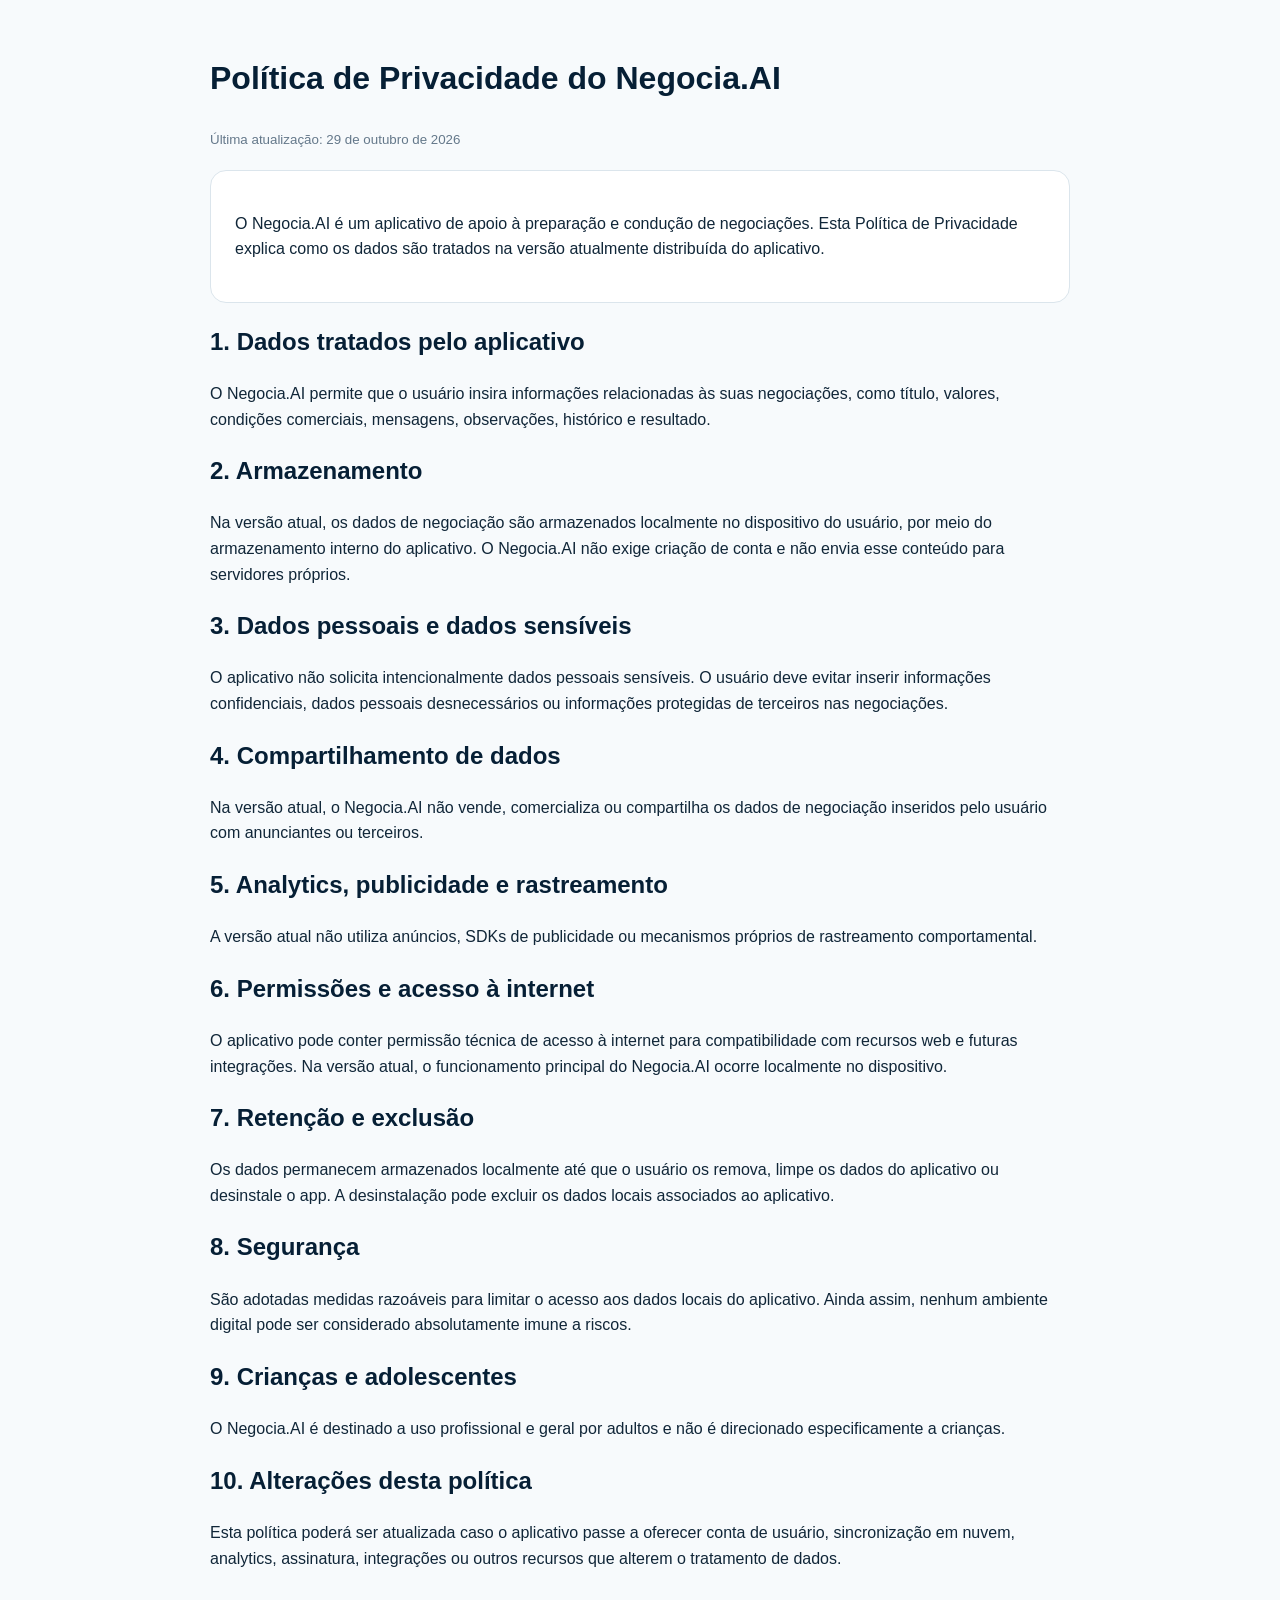
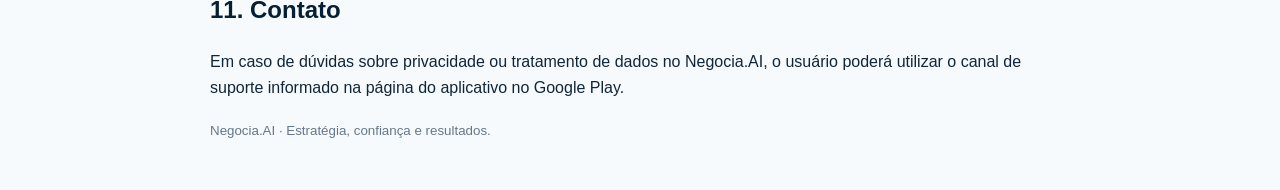
<file: privacy.html>
<!doctype html>
<html lang="pt-BR">
<head>
<meta charset="utf-8">
<meta name="viewport" content="width=device-width,initial-scale=1">
<title>Política de Privacidade - Negocia.AI</title>
<style>
body{font-family:Arial,Helvetica,sans-serif;max-width:860px;margin:0 auto;padding:32px 20px;line-height:1.6;color:#102638;background:#f7fafc}
h1,h2{color:#061F35} .box{background:#fff;border:1px solid #dbe5ec;border-radius:16px;padding:24px;margin:18px 0}
small{color:#64788a} a{color:#078D75}
</style>
</head>
<body>
<h1>Política de Privacidade do Negocia.AI</h1>
<p><small>Última atualização: 29 de outubro de 2026</small></p>

<div class="box">
<p>O Negocia.AI é um aplicativo de apoio à preparação e condução de negociações. Esta Política de Privacidade explica como os dados são tratados na versão atualmente distribuída do aplicativo.</p>
</div>

<h2>1. Dados tratados pelo aplicativo</h2>
<p>O Negocia.AI permite que o usuário insira informações relacionadas às suas negociações, como título, valores, condições comerciais, mensagens, observações, histórico e resultado.</p>

<h2>2. Armazenamento</h2>
<p>Na versão atual, os dados de negociação são armazenados localmente no dispositivo do usuário, por meio do armazenamento interno do aplicativo. O Negocia.AI não exige criação de conta e não envia esse conteúdo para servidores próprios.</p>

<h2>3. Dados pessoais e dados sensíveis</h2>
<p>O aplicativo não solicita intencionalmente dados pessoais sensíveis. O usuário deve evitar inserir informações confidenciais, dados pessoais desnecessários ou informações protegidas de terceiros nas negociações.</p>

<h2>4. Compartilhamento de dados</h2>
<p>Na versão atual, o Negocia.AI não vende, comercializa ou compartilha os dados de negociação inseridos pelo usuário com anunciantes ou terceiros.</p>

<h2>5. Analytics, publicidade e rastreamento</h2>
<p>A versão atual não utiliza anúncios, SDKs de publicidade ou mecanismos próprios de rastreamento comportamental.</p>

<h2>6. Permissões e acesso à internet</h2>
<p>O aplicativo pode conter permissão técnica de acesso à internet para compatibilidade com recursos web e futuras integrações. Na versão atual, o funcionamento principal do Negocia.AI ocorre localmente no dispositivo.</p>

<h2>7. Retenção e exclusão</h2>
<p>Os dados permanecem armazenados localmente até que o usuário os remova, limpe os dados do aplicativo ou desinstale o app. A desinstalação pode excluir os dados locais associados ao aplicativo.</p>

<h2>8. Segurança</h2>
<p>São adotadas medidas razoáveis para limitar o acesso aos dados locais do aplicativo. Ainda assim, nenhum ambiente digital pode ser considerado absolutamente imune a riscos.</p>

<h2>9. Crianças e adolescentes</h2>
<p>O Negocia.AI é destinado a uso profissional e geral por adultos e não é direcionado especificamente a crianças.</p>

<h2>10. Alterações desta política</h2>
<p>Esta política poderá ser atualizada caso o aplicativo passe a oferecer conta de usuário, sincronização em nuvem, analytics, assinatura, integrações ou outros recursos que alterem o tratamento de dados.</p>

<h2>11. Contato</h2>
<p>Em caso de dúvidas sobre privacidade ou tratamento de dados no Negocia.AI, o usuário poderá utilizar o canal de suporte informado na página do aplicativo no Google Play.</p>

<p><small>Negocia.AI · Estratégia, confiança e resultados.</small></p>
</body>
</html>
</file>
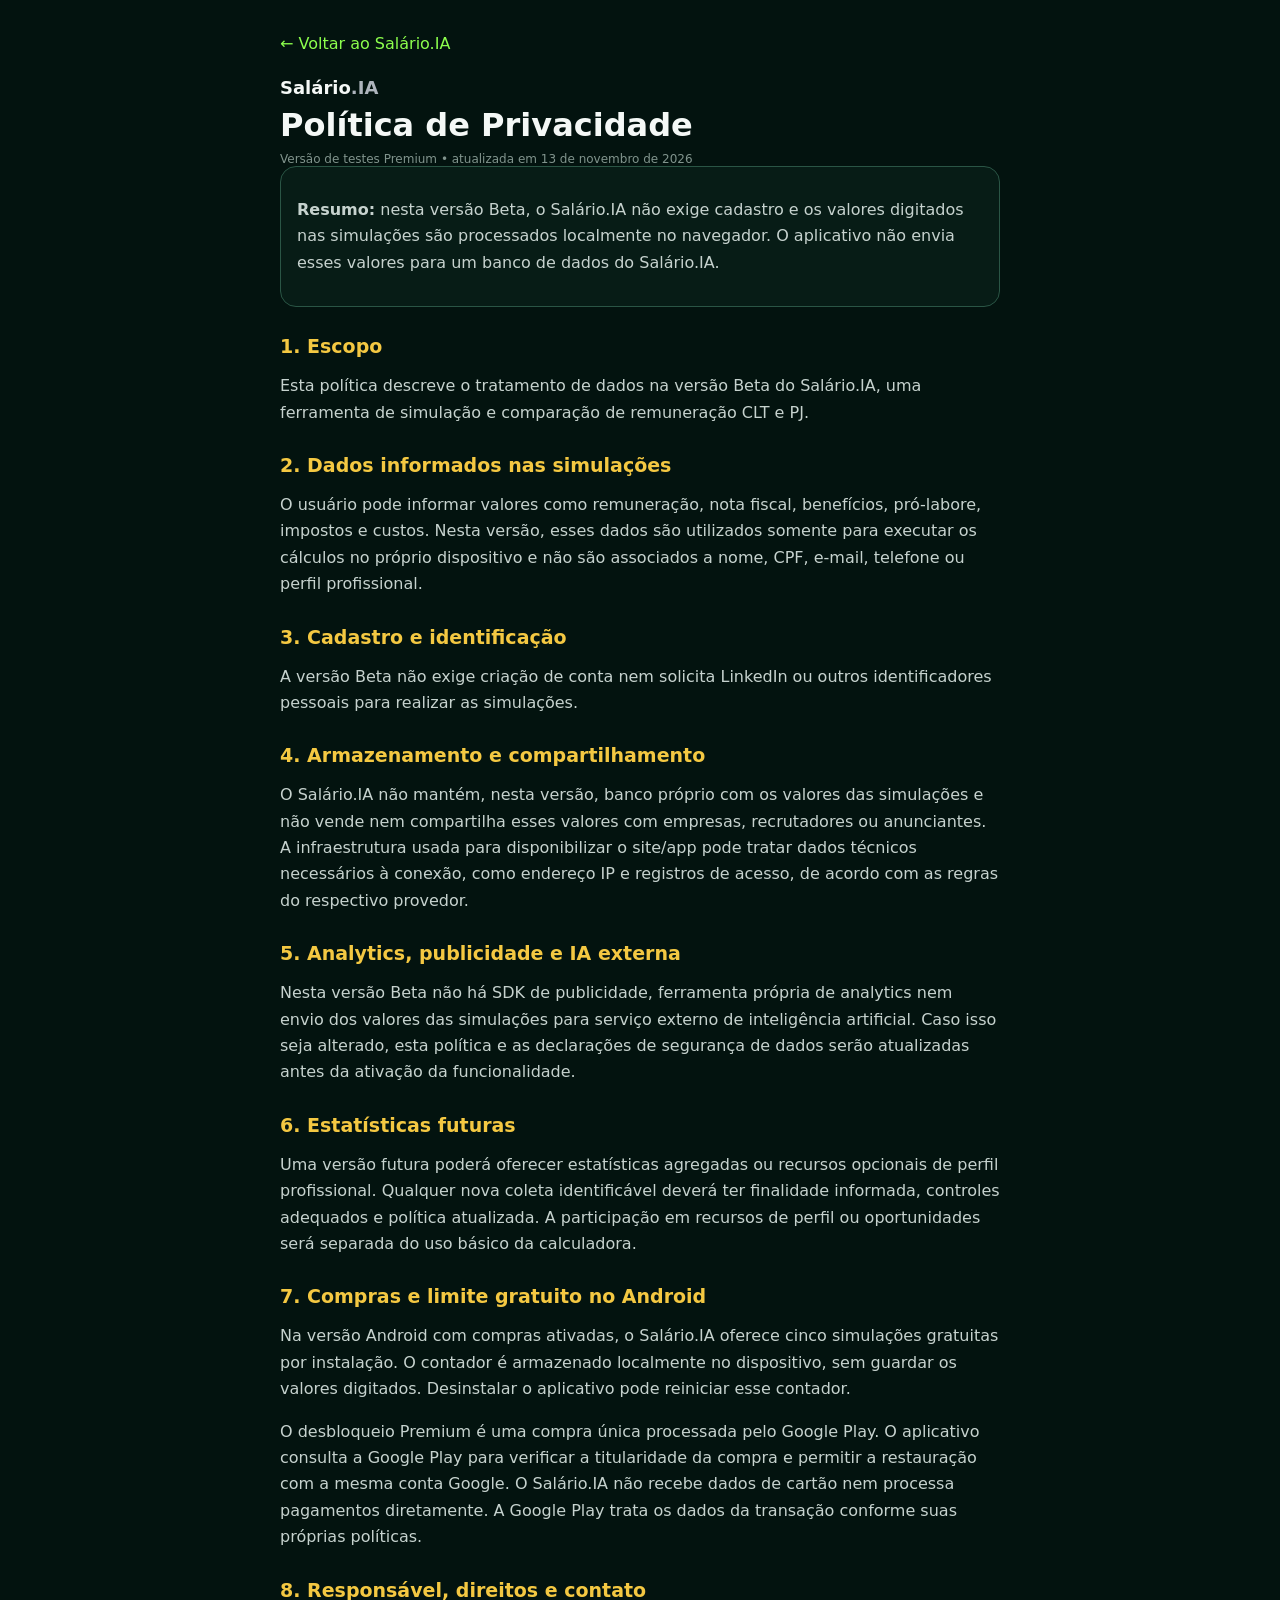
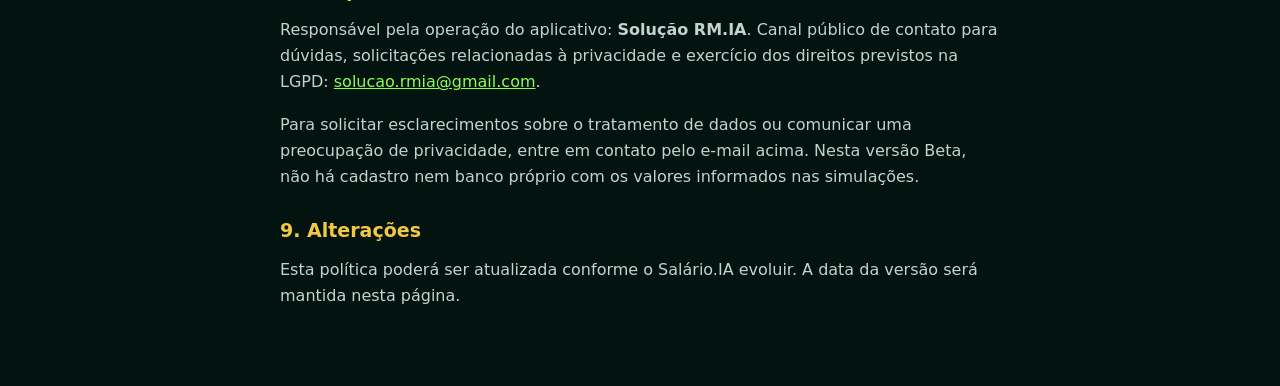
<file: salario-ia/privacidade.html>
<!doctype html><html lang="pt-BR"><head><meta charset="utf-8"><meta name="viewport" content="width=device-width,initial-scale=1"><meta name="theme-color" content="#03130f"><style>*{box-sizing:border-box}body{margin:0;background:#03130f;color:#f4f8f6;font-family:Inter,system-ui,-apple-system,"Segoe UI",sans-serif}.wrap{max-width:760px;margin:auto;padding:34px 20px 60px}a{color:#8cff4d}h1{font-size:32px;margin:8px 0 8px}h2{font-size:19px;margin:28px 0 8px;color:#f4c842}p,li{color:#c6d2ce;line-height:1.65}.brand{font-weight:900;font-size:18px}.brand span{color:#aeb5bd}.back{display:inline-block;margin-bottom:24px;text-decoration:none}.box{border:1px solid #2a5545;background:#071c16;border-radius:16px;padding:14px 16px}.date{font-size:12px;color:#81948d}ul{padding-left:20px}</style></head><body><main class="wrap"><a class="back" href="./">← Voltar ao Salário.IA</a><div class="brand">Salário<span>.IA</span></div><h1>Política de Privacidade</h1><div class="date">Versão de testes Premium • atualizada em 13 de novembro de 2026</div><div class="box"><p><b>Resumo:</b> nesta versão Beta, o Salário.IA não exige cadastro e os valores digitados nas simulações são processados localmente no navegador. O aplicativo não envia esses valores para um banco de dados do Salário.IA.</p></div><h2>1. Escopo</h2><p>Esta política descreve o tratamento de dados na versão Beta do Salário.IA, uma ferramenta de simulação e comparação de remuneração CLT e PJ.</p><h2>2. Dados informados nas simulações</h2><p>O usuário pode informar valores como remuneração, nota fiscal, benefícios, pró-labore, impostos e custos. Nesta versão, esses dados são utilizados somente para executar os cálculos no próprio dispositivo e não são associados a nome, CPF, e-mail, telefone ou perfil profissional.</p><h2>3. Cadastro e identificação</h2><p>A versão Beta não exige criação de conta nem solicita LinkedIn ou outros identificadores pessoais para realizar as simulações.</p><h2>4. Armazenamento e compartilhamento</h2><p>O Salário.IA não mantém, nesta versão, banco próprio com os valores das simulações e não vende nem compartilha esses valores com empresas, recrutadores ou anunciantes. A infraestrutura usada para disponibilizar o site/app pode tratar dados técnicos necessários à conexão, como endereço IP e registros de acesso, de acordo com as regras do respectivo provedor.</p><h2>5. Analytics, publicidade e IA externa</h2><p>Nesta versão Beta não há SDK de publicidade, ferramenta própria de analytics nem envio dos valores das simulações para serviço externo de inteligência artificial. Caso isso seja alterado, esta política e as declarações de segurança de dados serão atualizadas antes da ativação da funcionalidade.</p><h2>6. Estatísticas futuras</h2><p>Uma versão futura poderá oferecer estatísticas agregadas ou recursos opcionais de perfil profissional. Qualquer nova coleta identificável deverá ter finalidade informada, controles adequados e política atualizada. A participação em recursos de perfil ou oportunidades será separada do uso básico da calculadora.</p><h2>7. Compras e limite gratuito no Android</h2><p>Na versão Android com compras ativadas, o Salário.IA oferece cinco simulações gratuitas por instalação. O contador é armazenado localmente no dispositivo, sem guardar os valores digitados. Desinstalar o aplicativo pode reiniciar esse contador.</p><p>O desbloqueio Premium é uma compra única processada pelo Google Play. O aplicativo consulta a Google Play para verificar a titularidade da compra e permitir a restauração com a mesma conta Google. O Salário.IA não recebe dados de cartão nem processa pagamentos diretamente. A Google Play trata os dados da transação conforme suas próprias políticas.</p><h2>8. Responsável, direitos e contato</h2><p>Responsável pela operação do aplicativo: <b>Solução RM.IA</b>. Canal público de contato para dúvidas, solicitações relacionadas à privacidade e exercício dos direitos previstos na LGPD: <a href="mailto:solucao.rmia@gmail.com">solucao.rmia@gmail.com</a>.</p><p>Para solicitar esclarecimentos sobre o tratamento de dados ou comunicar uma preocupação de privacidade, entre em contato pelo e-mail acima. Nesta versão Beta, não há cadastro nem banco próprio com os valores informados nas simulações.</p><h2>9. Alterações</h2><p>Esta política poderá ser atualizada conforme o Salário.IA evoluir. A data da versão será mantida nesta página.</p></main></body></html>
</file>
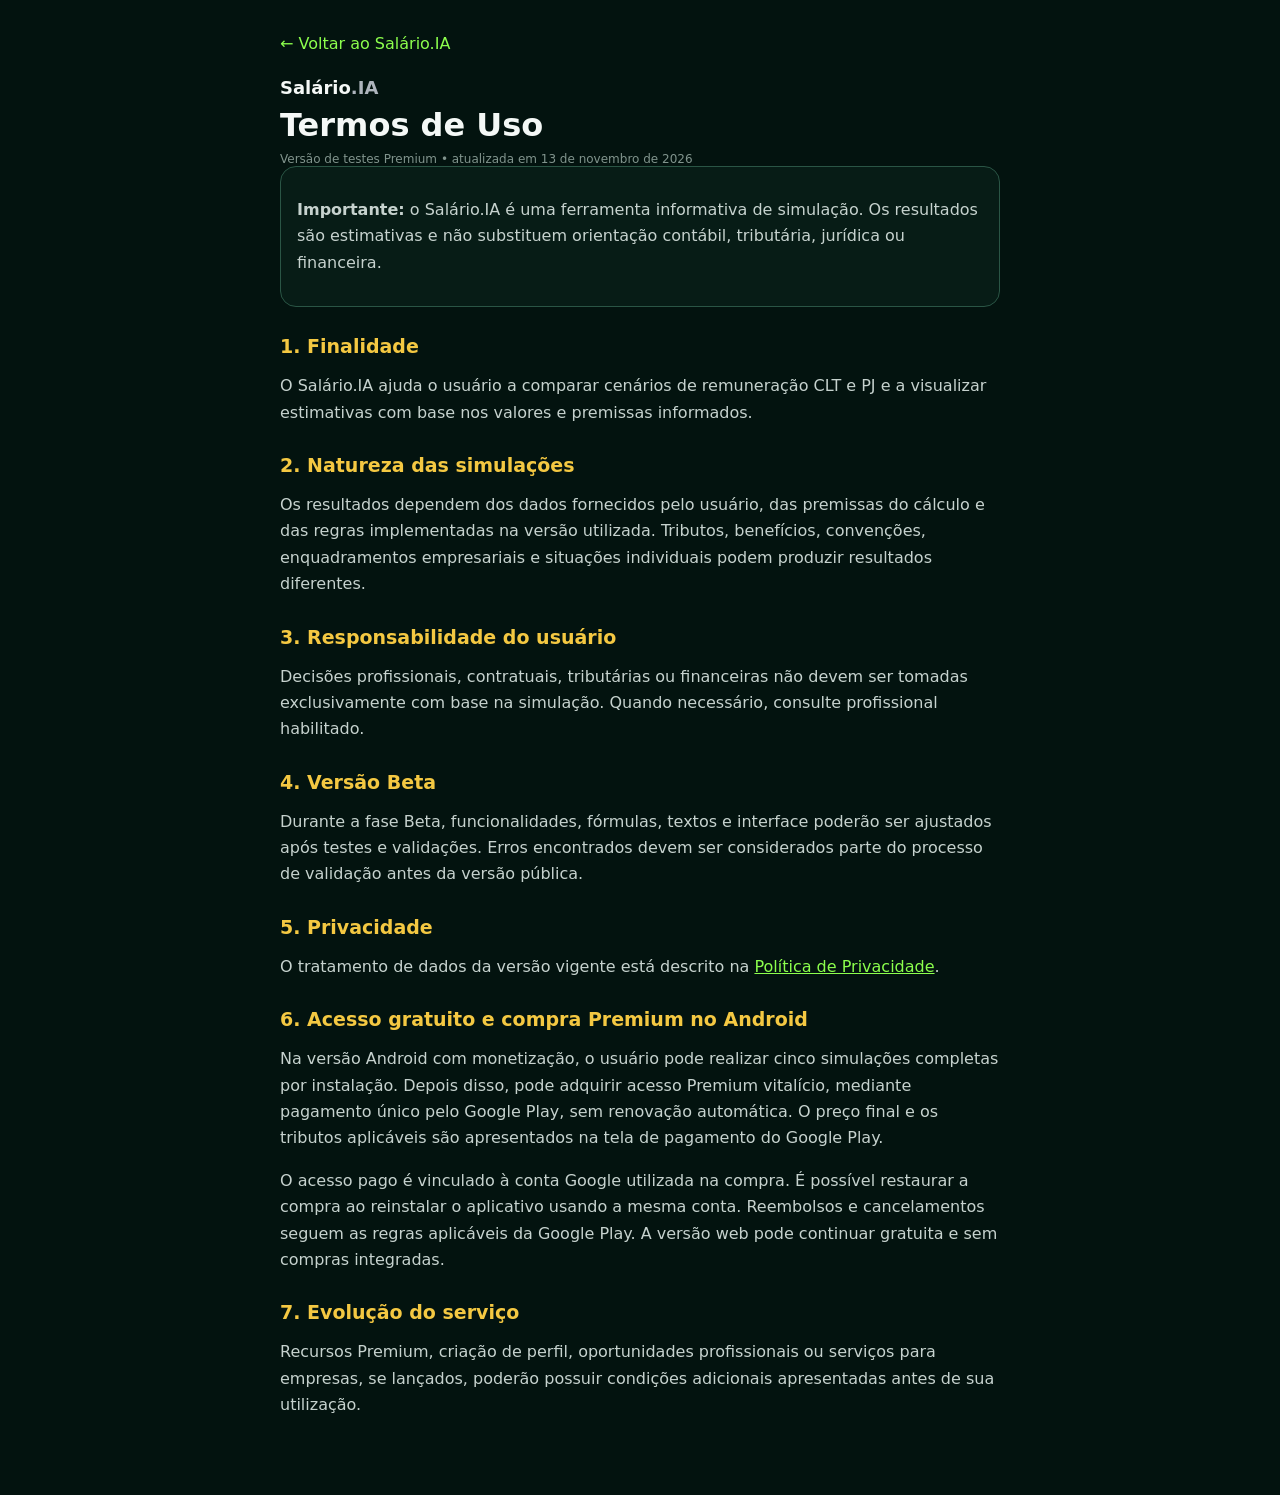
<file: salario-ia/termos.html>
<!doctype html><html lang="pt-BR"><head><meta charset="utf-8"><meta name="viewport" content="width=device-width,initial-scale=1"><meta name="theme-color" content="#03130f"><style>*{box-sizing:border-box}body{margin:0;background:#03130f;color:#f4f8f6;font-family:Inter,system-ui,-apple-system,"Segoe UI",sans-serif}.wrap{max-width:760px;margin:auto;padding:34px 20px 60px}a{color:#8cff4d}h1{font-size:32px;margin:8px 0 8px}h2{font-size:19px;margin:28px 0 8px;color:#f4c842}p,li{color:#c6d2ce;line-height:1.65}.brand{font-weight:900;font-size:18px}.brand span{color:#aeb5bd}.back{display:inline-block;margin-bottom:24px;text-decoration:none}.box{border:1px solid #2a5545;background:#071c16;border-radius:16px;padding:14px 16px}.date{font-size:12px;color:#81948d}ul{padding-left:20px}</style></head><body><main class="wrap"><a class="back" href="./">← Voltar ao Salário.IA</a><div class="brand">Salário<span>.IA</span></div><h1>Termos de Uso</h1><div class="date">Versão de testes Premium • atualizada em 13 de novembro de 2026</div><div class="box"><p><b>Importante:</b> o Salário.IA é uma ferramenta informativa de simulação. Os resultados são estimativas e não substituem orientação contábil, tributária, jurídica ou financeira.</p></div><h2>1. Finalidade</h2><p>O Salário.IA ajuda o usuário a comparar cenários de remuneração CLT e PJ e a visualizar estimativas com base nos valores e premissas informados.</p><h2>2. Natureza das simulações</h2><p>Os resultados dependem dos dados fornecidos pelo usuário, das premissas do cálculo e das regras implementadas na versão utilizada. Tributos, benefícios, convenções, enquadramentos empresariais e situações individuais podem produzir resultados diferentes.</p><h2>3. Responsabilidade do usuário</h2><p>Decisões profissionais, contratuais, tributárias ou financeiras não devem ser tomadas exclusivamente com base na simulação. Quando necessário, consulte profissional habilitado.</p><h2>4. Versão Beta</h2><p>Durante a fase Beta, funcionalidades, fórmulas, textos e interface poderão ser ajustados após testes e validações. Erros encontrados devem ser considerados parte do processo de validação antes da versão pública.</p><h2>5. Privacidade</h2><p>O tratamento de dados da versão vigente está descrito na <a href="./privacidade.html">Política de Privacidade</a>.</p><h2>6. Acesso gratuito e compra Premium no Android</h2><p>Na versão Android com monetização, o usuário pode realizar cinco simulações completas por instalação. Depois disso, pode adquirir acesso Premium vitalício, mediante pagamento único pelo Google Play, sem renovação automática. O preço final e os tributos aplicáveis são apresentados na tela de pagamento do Google Play.</p><p>O acesso pago é vinculado à conta Google utilizada na compra. É possível restaurar a compra ao reinstalar o aplicativo usando a mesma conta. Reembolsos e cancelamentos seguem as regras aplicáveis da Google Play. A versão web pode continuar gratuita e sem compras integradas.</p><h2>7. Evolução do serviço</h2><p>Recursos Premium, criação de perfil, oportunidades profissionais ou serviços para empresas, se lançados, poderão possuir condições adicionais apresentadas antes de sua utilização.</p></main></body></html>
</file>
<file: styles-v091.css>
:root{
  --navy:#06253C; --navy2:#0A3554; --navy3:#0F476A; --teal:#0CB8A6; --mint:#22D3B6;
  --cyan:#35C7E8; --blue:#1687FF; --bg:#F3F7FA; --card:#FFFFFF; --text:#102233; --muted:#6C7D8C;
  --line:#DCE7EE; --soft:#EAF7F5; --warn:#F4B942; --danger:#E45B63; --success:#16A37D;
  --shadow:0 14px 36px rgba(6,37,60,.09); --radius:20px;
}
*{box-sizing:border-box}html,body{margin:0;min-height:100%;font-family:Inter,ui-sans-serif,system-ui,-apple-system,BlinkMacSystemFont,"Segoe UI",sans-serif;background:linear-gradient(180deg,#EAF1F5 0,#F7FAFC 45%,#EEF4F7 100%);color:var(--text)}
button,input,select,textarea{font:inherit}button{cursor:pointer}.app-shell{max-width:520px;min-height:100vh;margin:0 auto;background:var(--bg);position:relative;padding-bottom:88px;box-shadow:0 20px 80px rgba(5,32,52,.16)}
.topbar{position:sticky;top:0;z-index:30;background:linear-gradient(135deg,var(--navy),var(--navy2) 58%,#0B4360);color:white;padding:17px 20px 15px;box-shadow:0 8px 26px rgba(6,37,60,.18)}
.topbar:after{content:"";position:absolute;inset:0;background:radial-gradient(circle at 86% -20%,rgba(53,199,232,.20),transparent 38%);pointer-events:none}.brand{display:flex;align-items:center;gap:11px;position:relative;z-index:1}.brand-mark{width:39px;height:39px;border-radius:12px;background:linear-gradient(145deg,#67E7D9,#0EB7C4 48%,#1687FF);display:grid;place-items:center;box-shadow:0 8px 20px rgba(17,203,201,.2);font-weight:900;font-size:21px}.brand-title{font-weight:900;font-size:19px;letter-spacing:-.02em}.brand-title em{font-style:normal;color:#49DCC7}.brand-sub{font-size:11px;color:#C9DCE7;margin-top:1px}
.page{padding:18px}.hero{background:linear-gradient(155deg,var(--navy),#0B3958 62%,#0D4C67);color:white;border-radius:26px;padding:24px;box-shadow:var(--shadow);position:relative;overflow:hidden}.hero:before{content:"";position:absolute;width:240px;height:240px;border-radius:50%;background:radial-gradient(circle,rgba(34,211,182,.18),transparent 68%);right:-95px;top:-110px}.hero h1{font-size:29px;line-height:1.03;margin:0 0 10px;letter-spacing:-.04em}.hero h1 span{color:#4AE0C7}.hero p{margin:0 0 20px;color:#D5E3EA;line-height:1.48}.eyebrow{font-size:11px;text-transform:uppercase;letter-spacing:.12em;color:#85E6D4;font-weight:800;margin-bottom:9px}.hero-stat{display:flex;gap:10px;margin-top:16px}.hero-stat .mini{flex:1;background:rgba(255,255,255,.08);border:1px solid rgba(255,255,255,.10);border-radius:14px;padding:11px}.mini b{display:block;font-size:18px}.mini span{font-size:10px;color:#C8D9E3}
.primary,.secondary,.tertiary{border:none;width:100%;border-radius:14px;padding:14px 16px;font-weight:800}.primary{background:linear-gradient(135deg,#0CB8A6,#139E9F);color:white;box-shadow:0 9px 22px rgba(12,184,166,.22)}.primary.blue{background:linear-gradient(135deg,#157EFF,#176FE0);box-shadow:0 9px 22px rgba(21,126,255,.22)}.secondary{background:white;border:1px solid var(--line);color:var(--navy)}.tertiary{background:#EAF8F5;color:#0C8E7D}.inline-actions{display:grid;grid-template-columns:1fr 1fr;gap:9px}.inline-actions.three{grid-template-columns:1fr 1fr 1fr}
.section-head{display:flex;justify-content:space-between;align-items:end;margin:22px 2px 9px}.section-head h2{margin:0;font-size:18px}.section-head small{color:var(--muted)}.card{background:var(--card);border:1px solid var(--line);border-radius:18px;padding:17px;box-shadow:var(--shadow);margin-top:12px}.card.teal{border-color:#BEEBE3;background:linear-gradient(180deg,#F7FFFD,#EEFBF8)}.card.navy{background:linear-gradient(145deg,var(--navy),var(--navy2));color:white;border:none}.card.navy p,.card.navy .muted{color:#C8D9E3}.card h3{margin:0 0 9px;font-size:16px}.card h4{margin:0 0 6px}.muted{color:var(--muted)}.tiny{font-size:12px;color:var(--muted)}
.grid2{display:grid;grid-template-columns:1fr 1fr;gap:10px}.metric{background:white;border:1px solid var(--line);border-radius:16px;padding:14px}.metric b{font-size:22px;display:block;letter-spacing:-.03em}.metric span{font-size:11px;color:var(--muted)}.metric.good b{color:#098F76}.metric.warn b{color:#C18310}.metric.danger b{color:#C94C56}.row{display:flex;justify-content:space-between;align-items:center;gap:12px;border-bottom:1px solid #EDF2F5;padding:10px 0}.row:last-child{border-bottom:0}.row span{color:var(--muted);font-size:13px}.row b{text-align:right;font-size:13px}
.bottomnav{position:fixed;bottom:0;left:50%;transform:translateX(-50%);width:min(520px,100%);display:grid;grid-template-columns:repeat(4,1fr);background:rgba(255,255,255,.97);backdrop-filter:blur(10px);border-top:1px solid var(--line);padding:7px 8px calc(7px + env(safe-area-inset-bottom));z-index:40}.navbtn{border:none;background:transparent;color:#7E8C97;font-size:10px;padding:5px}.navbtn.active{color:#0AA38F;font-weight:800}.navicon{font-size:19px;display:block;margin-bottom:2px}
.choice-grid{display:grid;gap:9px}.choice{border:1px solid var(--line);border-radius:15px;padding:14px;background:white;text-align:left;font-weight:800;display:flex;align-items:center;gap:12px}.choice-icon{width:36px;height:36px;border-radius:11px;background:#EAF8F5;color:#0E9A86;display:grid;place-items:center;font-size:18px}.choice small{display:block;color:var(--muted);font-weight:500;margin-top:2px}.choice.selected{border-color:#1EC1AA;box-shadow:0 0 0 3px rgba(30,193,170,.11)}
.field{margin:13px 0}.field label{font-size:12px;font-weight:800;display:block;margin-bottom:6px}.field input,.field select,.field textarea{width:100%;border:1px solid var(--line);background:white;border-radius:13px;padding:13px;outline:none;color:var(--text)}.field textarea{min-height:86px;resize:vertical}.field input:focus,.field select:focus,.field textarea:focus{border-color:#20B9A4;box-shadow:0 0 0 3px rgba(32,185,164,.09)}.field small{display:block;color:var(--muted);font-size:11px;margin-top:5px}.progress{height:5px;background:#DCE7EB;border-radius:999px;overflow:hidden;margin:2px 0 17px}.progress div{height:100%;background:linear-gradient(90deg,#16BDA9,#31C5E6)}
.pill{display:inline-flex;align-items:center;gap:5px;font-size:10px;font-weight:800;border-radius:999px;padding:6px 9px;background:#E7F4FF;color:#1767B8}.pill.good{background:#E8F9F4;color:#0A8A70}.pill.warn{background:#FFF6DF;color:#9A6814}.pill.bad{background:#FDEBED;color:#B83A46}.tabs{display:flex;background:#ECF2F5;border-radius:12px;padding:3px;gap:3px;margin:12px 0}.tab{flex:1;border:0;background:transparent;border-radius:10px;padding:8px 5px;font-size:11px;font-weight:700;color:#6D7B85}.tab.active{background:white;color:var(--navy);box-shadow:0 3px 10px rgba(6,37,60,.08)}
.score{display:flex;gap:15px;align-items:center}.score-ring{width:88px;height:88px;border-radius:50%;display:grid;place-items:center;background:conic-gradient(#12AD93 calc(var(--s)*1%),#E5EEF2 0);position:relative}.score-ring:after{content:"";position:absolute;width:68px;height:68px;border-radius:50%;background:white}.score-ring b{position:relative;z-index:1;font-size:22px}.bar{height:7px;background:#E6EEF2;border-radius:999px;overflow:hidden}.bar i{display:block;height:100%;background:linear-gradient(90deg,#0FBEA5,#25CCE4);border-radius:999px}.callout{padding:13px 14px;border-radius:14px;border:1px solid #D8E6EC;background:#F6FAFC;margin:11px 0}.callout strong{display:block;margin-bottom:4px}.callout.good{background:#ECFAF7;border-color:#CDEFE6}.callout.warn{background:#FFF8E7;border-color:#F4E3AE}.callout.bad{background:#FEF0F2;border-color:#F6D3D7}.step{display:grid;grid-template-columns:28px 1fr;gap:10px;margin:11px 0}.stepnum{width:27px;height:27px;border-radius:9px;background:#E6F6F4;color:#0A937F;display:grid;place-items:center;font-size:12px;font-weight:900}.step b{font-size:13px}.step p{margin:2px 0 0;color:var(--muted);font-size:12px;line-height:1.4}
.strategy-strip{display:grid;grid-template-columns:repeat(3,1fr);gap:7px;margin:11px 0}.strategy-chip{border:1px solid var(--line);border-radius:12px;padding:9px;background:white;text-align:center}.strategy-chip b{display:block;font-size:13px}.strategy-chip span{font-size:9px;color:var(--muted)}.argument{padding:13px;border-radius:14px;background:#F7FAFC;border:1px solid #E1EAF0;margin:8px 0}.argument .arghead{display:flex;justify-content:space-between;align-items:center;gap:10px;margin-bottom:5px}.argument b{font-size:13px}.argument p{font-size:12px;line-height:1.42;color:#50616E;margin:0}.argument.good{background:#F2FCF9;border-color:#CDEFE6}.argument.warn{background:#FFF9EB;border-color:#F1E2B5}.quote{font-size:13px;line-height:1.48;padding:13px;border-left:3px solid #11B39E;background:#F3FBF9;border-radius:0 12px 12px 0;color:#304753}
.chat{display:flex;flex-direction:column;gap:9px;margin-top:12px}.bubble{max-width:89%;padding:11px 13px;border-radius:16px;font-size:13px;line-height:1.45}.bubble.user{align-self:flex-end;background:#E8EFF3;color:#203443;border-bottom-right-radius:5px}.bubble.ai{align-self:flex-start;background:linear-gradient(145deg,var(--navy),#0B3D5A);color:white;border-bottom-left-radius:5px}.analysis-panel{margin-top:12px}.analysis-title{display:flex;align-items:center;gap:8px;margin-bottom:6px}.analysis-title .dot{width:8px;height:8px;border-radius:50%;background:#10B69E;box-shadow:0 0 0 4px rgba(16,182,158,.12)}.copilotbox{position:sticky;bottom:76px;background:linear-gradient(180deg,rgba(243,247,250,0),#F3F7FA 22%);padding-top:20px}.copilot-input{display:flex;gap:7px}.copilot-input textarea{flex:1;min-height:50px;max-height:100px;border:1px solid var(--line);border-radius:14px;padding:11px;resize:none;background:white}.send{width:50px;border:0;border-radius:14px;background:linear-gradient(135deg,#0CB8A6,#159A91);color:white;font-size:18px}.tonebar{display:flex;gap:6px;overflow:auto;margin:9px 0}.tone{border:1px solid var(--line);background:white;border-radius:999px;padding:7px 9px;font-size:10px;white-space:nowrap}.tone.active{background:var(--navy);color:white;border-color:var(--navy)}
.card.navy .row{border-bottom-color:rgba(255,255,255,.22)}
.card.navy .row span{color:#BFD3E1}
.card.navy .row b{color:#FFFFFF}
.card.navy .tiny{color:#BFD3E1}
.copilotbox{position:static!important;bottom:auto!important;background:transparent!important;padding-top:12px!important;margin-top:8px}
.copy-response{width:100%;margin-top:10px}
.empty{text-align:center;padding:32px 16px;color:var(--muted)}.divider{height:1px;background:var(--line);margin:14px 0}.fab{position:fixed;right:max(calc((100vw - 520px)/2 + 18px),18px);bottom:92px;width:54px;height:54px;border:0;border-radius:17px;background:linear-gradient(135deg,#0CB8A6,#0D8E86);color:white;font-size:26px;box-shadow:0 12px 24px rgba(12,184,166,.27);z-index:31}
.speakerbar{display:grid;grid-template-columns:1fr 1fr;gap:6px;margin:8px 0}.speaker{border:1px solid var(--line);background:#fff;border-radius:10px;padding:8px;font-size:11px;font-weight:800;color:#617485}.speaker.active{background:#EAF8F5;color:#087E6E;border-color:#9FDFD5}.intel-grid{display:grid;grid-template-columns:1fr 1fr;gap:8px}.intel-metric{background:#F7FAFC;border:1px solid #E1EAF0;border-radius:12px;padding:10px}.intel-metric b{display:block;font-size:14px;color:var(--navy)}.intel-metric span{font-size:10px;color:var(--muted)}.sequence{font-size:12px;line-height:1.55;color:#445D6F}.sequence strong{color:var(--navy)}
@media(min-width:760px){body{padding:22px}.app-shell{border-radius:30px;overflow:hidden;min-height:calc(100vh - 44px)}.bottomnav{bottom:22px;border-radius:0 0 30px 30px}.fab{bottom:112px}}
.topbar{background:#061F35;color:#fff;padding:11px 16px 10px;border-bottom:0;box-shadow:0 8px 24px rgba(6,31,53,.18)}
.brand{display:flex;align-items:center;min-height:54px;width:100%}
.official-logo{display:block;width:min(330px,84vw);height:auto;max-height:58px;object-fit:contain;object-position:left center}
.brand-mark,.brand-title,.brand-sub{display:none!important}
.brand-source-note{display:none}
@media (max-width:390px){.official-logo{width:min(300px,88vw);max-height:52px}.topbar{padding-left:12px;padding-right:12px}}
:root{--navy:#082844; --navy2:#0B3556; --teal:#13B9A4; --teal2:#38D2BF; --blue:#1F7BFF;--bg:#F4F8FB; --card:#FFFFFF; --text:#0A2035; --muted:#718394; --line:#DDE7EF;--soft:#ECF9F6; --shadow:0 8px 26px rgba(8,40,68,.08); --radius:18px}
html,body{background:#EDF3F7;color:var(--text)}
.app-shell{background:linear-gradient(180deg,#F9FBFD 0,#F3F7FA 100%);box-shadow:0 20px 70px rgba(8,40,68,.14)}
.topbar{background:#061F35;color:#fff;padding:13px 18px 12px;border-bottom:0;box-shadow:0 8px 24px rgba(6,31,53,.18);backdrop-filter:none}
.topbar:after{display:none}.brand{gap:9px}.brand-title{font-size:18px;color:var(--navy)}.brand-title em{color:var(--teal)}.brand-sub{color:#7D8F9F;font-size:10px}
.page{padding:16px 16px 20px}.hero{background:linear-gradient(145deg,#07243D 0%,#0A3556 58%,#0B4661 100%);border-radius:24px;padding:24px 22px;box-shadow:0 18px 38px rgba(7,36,61,.19)}
.hero:after{content:"";position:absolute;left:-8%;right:-8%;bottom:-35px;height:115px;background:linear-gradient(155deg,transparent 0 29%,rgba(15,71,101,.72) 30% 48%,transparent 49%),linear-gradient(25deg,transparent 0 35%,rgba(9,54,81,.95) 36% 57%,transparent 58%);opacity:.55;pointer-events:none}
.hero h1{font-size:30px}.hero h1 span{color:#38D2BF}.hero p{color:#D9E6EF}.eyebrow{color:#70E4D5}
.primary{background:linear-gradient(135deg,#13B9A4,#0EA795);box-shadow:0 8px 20px rgba(19,185,164,.18);border-radius:13px}.primary.blue{background:linear-gradient(135deg,#2383FF,#146BE0)}
.secondary{background:#fff;color:var(--navy);border:1px solid #D6E2EB}.tertiary{background:#EAF8F5;color:#078B78}
.card{border:1px solid #E0E9F0;border-radius:17px;box-shadow:0 7px 22px rgba(8,40,68,.06);padding:16px}.card.teal{background:linear-gradient(180deg,#F8FFFD,#EFFBF8);border-color:#CFEFE8}.card.navy{background:linear-gradient(145deg,#082844,#0A3A5D);box-shadow:0 12px 28px rgba(8,40,68,.16)}
.metric{border-color:#E2EAF0;border-radius:15px;box-shadow:0 5px 14px rgba(8,40,68,.035)}
.choice{border-color:#DDE7EF;border-radius:14px;box-shadow:0 3px 11px rgba(8,40,68,.03)}.choice-icon{background:#EEF8F7;color:#0B9B89}.choice.selected{border-color:#21BBA7;background:#F6FFFD;box-shadow:0 0 0 3px rgba(33,187,167,.10)}
.field input,.field select,.field textarea{background:#FBFDFE;border-color:#D9E5ED;border-radius:12px}.field input:focus,.field select:focus,.field textarea:focus{border-color:#18B7A3;box-shadow:0 0 0 3px rgba(24,183,163,.09)}
.progress{background:#E6EDF2}.progress div{background:linear-gradient(90deg,#16B8A4,#36CDE0)}
.pill.good{background:#EAF9F5;color:#098A76}.tabs{background:#EEF3F7}.tab.active{color:#082844}
.argument{background:#F8FAFC;border-color:#E1E9EF}.argument.good{background:#F4FCFA;border-color:#D0EEE8}.quote{background:#F1FAF8;border-left-color:#13B9A4;color:#294252}
.chat{gap:8px}.bubble.user{background:#EFF3F6;color:#173046}.bubble.ai{background:#0A3556;color:white}.analysis-title .dot{background:#16B7A2}
.copilotbox{background:linear-gradient(180deg,rgba(244,248,251,0),#F4F8FB 18%)}.send{background:linear-gradient(135deg,#13B9A4,#0CA28F)}
.bottomnav{background:rgba(255,255,255,.98);border-top-color:#DCE6ED}.navbtn.active{color:#0DA28F}
.strategy-strip{gap:8px}.strategy-chip{background:#fff;border-color:#E0E8EE;border-radius:12px}
.app-toast{position:fixed;left:50%;bottom:96px;transform:translate(-50%,18px);z-index:9999;background:#082844;color:#fff;padding:10px 14px;border-radius:12px;font-size:12px;font-weight:700;opacity:0;pointer-events:none;transition:.2s ease;box-shadow:0 10px 30px rgba(8,40,68,.2)}.app-toast.show{opacity:1;transform:translate(-50%,0)}
.section-head h2,h2{letter-spacing:-.025em;color:#0A2035}.row b{color:#0A2035}.metric.good b{color:#079276}.metric.warn b{color:#B8790B}.score-ring{background:conic-gradient(#13B9A4 calc(var(--s)*1%),#E6EEF3 0)}.bar i{background:linear-gradient(90deg,#13B9A4,#35CADC)}
@media (min-width:700px){body{padding:24px 0}.app-shell{border-radius:28px;overflow:hidden;min-height:calc(100vh - 48px)}}


/* Android native safe area: keep app navigation above system navigation buttons */
:root{--android-safe-bottom:0px}
.android-app .app-shell{padding-bottom:calc(88px + var(--android-safe-bottom))!important}
.android-app .bottomnav{
  bottom:var(--android-safe-bottom)!important;
  padding-bottom:7px!important;
}
.android-app .fab{bottom:calc(92px + var(--android-safe-bottom))!important}
.android-app .page{padding-bottom:calc(24px + var(--android-safe-bottom))}
@media(min-width:760px){
  .android-app .bottomnav{bottom:calc(22px + var(--android-safe-bottom))!important}
  .android-app .fab{bottom:calc(112px + var(--android-safe-bottom))!important}
}


/* v0.9.7 beta5: primary navigation moved below the brand header */
.app-shell{padding-bottom:24px!important}
.bottomnav{
  position:static!important;
  left:auto!important;
  bottom:auto!important;
  transform:none!important;
  width:100%!important;
  margin:0!important;
  display:grid!important;
  grid-template-columns:repeat(4,1fr)!important;
  background:#fff!important;
  border-top:0!important;
  border-bottom:1px solid var(--line)!important;
  padding:7px 8px!important;
  box-shadow:0 5px 14px rgba(8,40,68,.05)!important;
  backdrop-filter:none!important;
  z-index:25!important;
}
.bottomnav .navbtn{padding:7px 4px 8px!important}
.bottomnav .navicon{font-size:18px!important}
.fab{bottom:calc(18px + var(--android-safe-bottom,0px))!important}
.android-app .app-shell{padding-bottom:24px!important}
.android-app .bottomnav{bottom:auto!important;padding-bottom:7px!important}
.android-app .page{padding-bottom:28px!important}
.android-app .fab{bottom:calc(18px + var(--android-safe-bottom))!important}
@media(min-width:760px){
  .bottomnav{border-radius:0!important}
  .android-app .bottomnav{bottom:auto!important}
  .android-app .fab{bottom:calc(26px + var(--android-safe-bottom))!important}
}


/* v0.9.10 beta12: HD brand system */
.brand-lockup{display:flex;align-items:center;gap:12px;min-width:0}
.brand-icon-hd{display:block;width:52px;height:52px;flex:0 0 52px;object-fit:contain;border-radius:14px;filter:drop-shadow(0 7px 13px rgba(0,0,0,.24))}
.brand-copy{min-width:0;display:flex;flex-direction:column;justify-content:center}
.brand-wordmark{color:#fff;font-size:27px;font-weight:900;line-height:.94;letter-spacing:-.045em;white-space:nowrap}
.brand-wordmark span{color:#39D8C5}
.brand-tagline{margin-top:5px;color:#BFD3E1;font-size:10.5px;font-weight:500;line-height:1.15;letter-spacing:.005em;white-space:nowrap}
.official-logo{display:none!important}
@media(max-width:390px){
  .brand-lockup{gap:10px}
  .brand-icon-hd{width:46px;height:46px;flex-basis:46px;border-radius:12px}
  .brand-wordmark{font-size:24px}
  .brand-tagline{font-size:9.5px}
  .brand{min-height:50px}
}
</file>
<file: ux-v093.css>
/* Negocia.AI v0.9.3 - separacao visual de participantes e tom */

/* Conversa: quatro papeis visuais distintos */
.chat{gap:10px}
.bubble{position:relative;padding-top:22px;border:1px solid transparent;box-shadow:0 3px 10px rgba(8,40,68,.04)}
.bubble:before{position:absolute;top:6px;left:12px;font-size:9px;font-weight:900;letter-spacing:.04em;text-transform:uppercase;opacity:.78}

/* Minha mensagem */
.bubble.me{
  align-self:flex-end;
  background:#DFF7F2;
  color:#12392F;
  border-color:#9FDFD5;
  border-bottom-right-radius:5px;
}
.bubble.me:before{content:"Você";color:#087A69}

/* Observacao da ferramenta depois da minha mensagem */
.bubble.tool-own{
  align-self:flex-start;
  background:#082F4F;
  color:#FFFFFF;
  border-color:#082F4F;
  border-bottom-left-radius:5px;
}
.bubble.tool-own:before{content:"Negocia.AI";color:#7FE8D8}

/* Fala da contraparte */
.bubble.counterparty{
  align-self:flex-start;
  background:#FFF1DB;
  color:#4B3214;
  border-color:#F0CF9E;
  border-bottom-left-radius:5px;
}
.bubble.counterparty:before{content:"Contraparte";color:#9A621A}

/* Leitura curta da ferramenta apos a contraparte */
.bubble.tool-counterparty{
  align-self:flex-start;
  background:#155B86;
  color:#FFFFFF;
  border-color:#155B86;
  border-bottom-left-radius:5px;
}
.bubble.tool-counterparty:before{content:"Negocia.AI · leitura";color:#BEE6FF}

/* Mensagem inicial do copiloto */
.bubble.ai{
  align-self:flex-start;
  background:#0A3556;
  color:#FFFFFF;
  border-bottom-left-radius:5px;
}
.bubble.ai:before{content:"Negocia.AI";color:#7FE8D8}

/* Fallback para conversas antigas gravadas antes da v0.9.3 */
.bubble.user{
  align-self:flex-end;
  background:#EEF3F6;
  color:#173046;
  border-color:#DCE6ED;
  border-bottom-right-radius:5px;
}
.bubble.user:before{content:"Mensagem";color:#667B8B}

/* Tom selecionado precisa ser perceptivel antes mesmo de ler o texto */
.tone{transition:.16s ease;border-width:1px}
.tone:nth-child(1).active{background:#0A937F;color:#fff;border-color:#0A937F;box-shadow:0 4px 12px rgba(10,147,127,.16)}
.tone:nth-child(2).active{background:#0A3556;color:#fff;border-color:#0A3556;box-shadow:0 4px 12px rgba(10,53,86,.16)}
.tone:nth-child(3).active{background:#8D3443;color:#fff;border-color:#8D3443;box-shadow:0 4px 12px rgba(141,52,67,.16)}

/* Resposta recomendada fica mais evidente */
.analysis-panel .quote{font-size:13px;line-height:1.55}
.analysis-panel .card:has(.quote){border-color:#CFE3EA}

@media(max-width:520px){
  .bubble{max-width:92%}
}
</file>
<file: history-detail-v097.css>
/* Negocia.AI v0.9.7 - detalhe e linha do tempo das negociações */
.neg-detail-head{display:flex;align-items:flex-start;justify-content:space-between;gap:12px;margin-bottom:12px}
.neg-detail-head h2{margin:6px 0 2px}
.neg-summary-grid{display:grid;grid-template-columns:repeat(2,minmax(0,1fr));gap:8px;margin:12px 0}
.neg-summary-item{background:#f4f8fb;border:1px solid #dce7ee;border-radius:12px;padding:10px}
.neg-summary-item b{display:block;font-size:15px;color:#06263f;margin-top:3px}
.neg-summary-item span{font-size:11px;color:#6b7f8e}
.timeline-wrap{position:relative;margin:14px 0 6px;padding-left:16px}
.timeline-wrap:before{content:"";position:absolute;left:5px;top:8px;bottom:8px;width:2px;background:#d7e4ea}
.timeline-item{position:relative;margin:0 0 12px}
.timeline-item:before{content:"";position:absolute;left:-15px;top:14px;width:8px;height:8px;border-radius:50%;background:#9db0bc;border:2px solid #fff;box-shadow:0 0 0 1px #cbd9e0}
.timeline-item.me:before{background:#0aa58f}.timeline-item.counterparty:before{background:#d89b39}.timeline-item.system:before{background:#667b8a}
.timeline-card{border-radius:14px;padding:11px 12px;border:1px solid #dce6eb;background:#fff}
.timeline-item.me .timeline-card{background:#e9f9f5;border-color:#bfe9df}
.timeline-item.counterparty .timeline-card{background:#fff7e9;border-color:#f2dfba}
.timeline-item.system .timeline-card{background:#eef4f7;border-color:#d8e4e9}
.timeline-role{font-size:11px;font-weight:900;text-transform:uppercase;letter-spacing:.03em;color:#597080;margin-bottom:5px}
.timeline-text{white-space:pre-wrap;line-height:1.42;color:#183242}
.timeline-time{font-size:10px;color:#84949f;margin-top:7px}
.timeline-ai{margin-top:8px;padding:9px 10px;border-radius:10px;background:#0a3554;color:#fff;font-size:12px;line-height:1.4}
.timeline-ai.counter{background:#245c78}
.timeline-ai b{color:#fff}
.result-banner{border-radius:14px;padding:12px 13px;margin:12px 0;background:#edf9f6;border:1px solid #bfe7dc}
.result-banner.lost{background:#fff6e6;border-color:#f1ddb2}
.result-banner .row:last-child{border-bottom:0}
.detail-actions{display:grid;gap:8px;margin:14px 0 4px}
.detail-actions .primary,.detail-actions .secondary{width:100%}
@media(max-width:420px){.neg-summary-grid{grid-template-columns:1fr 1fr}.neg-detail-head{display:block}}
</file>
